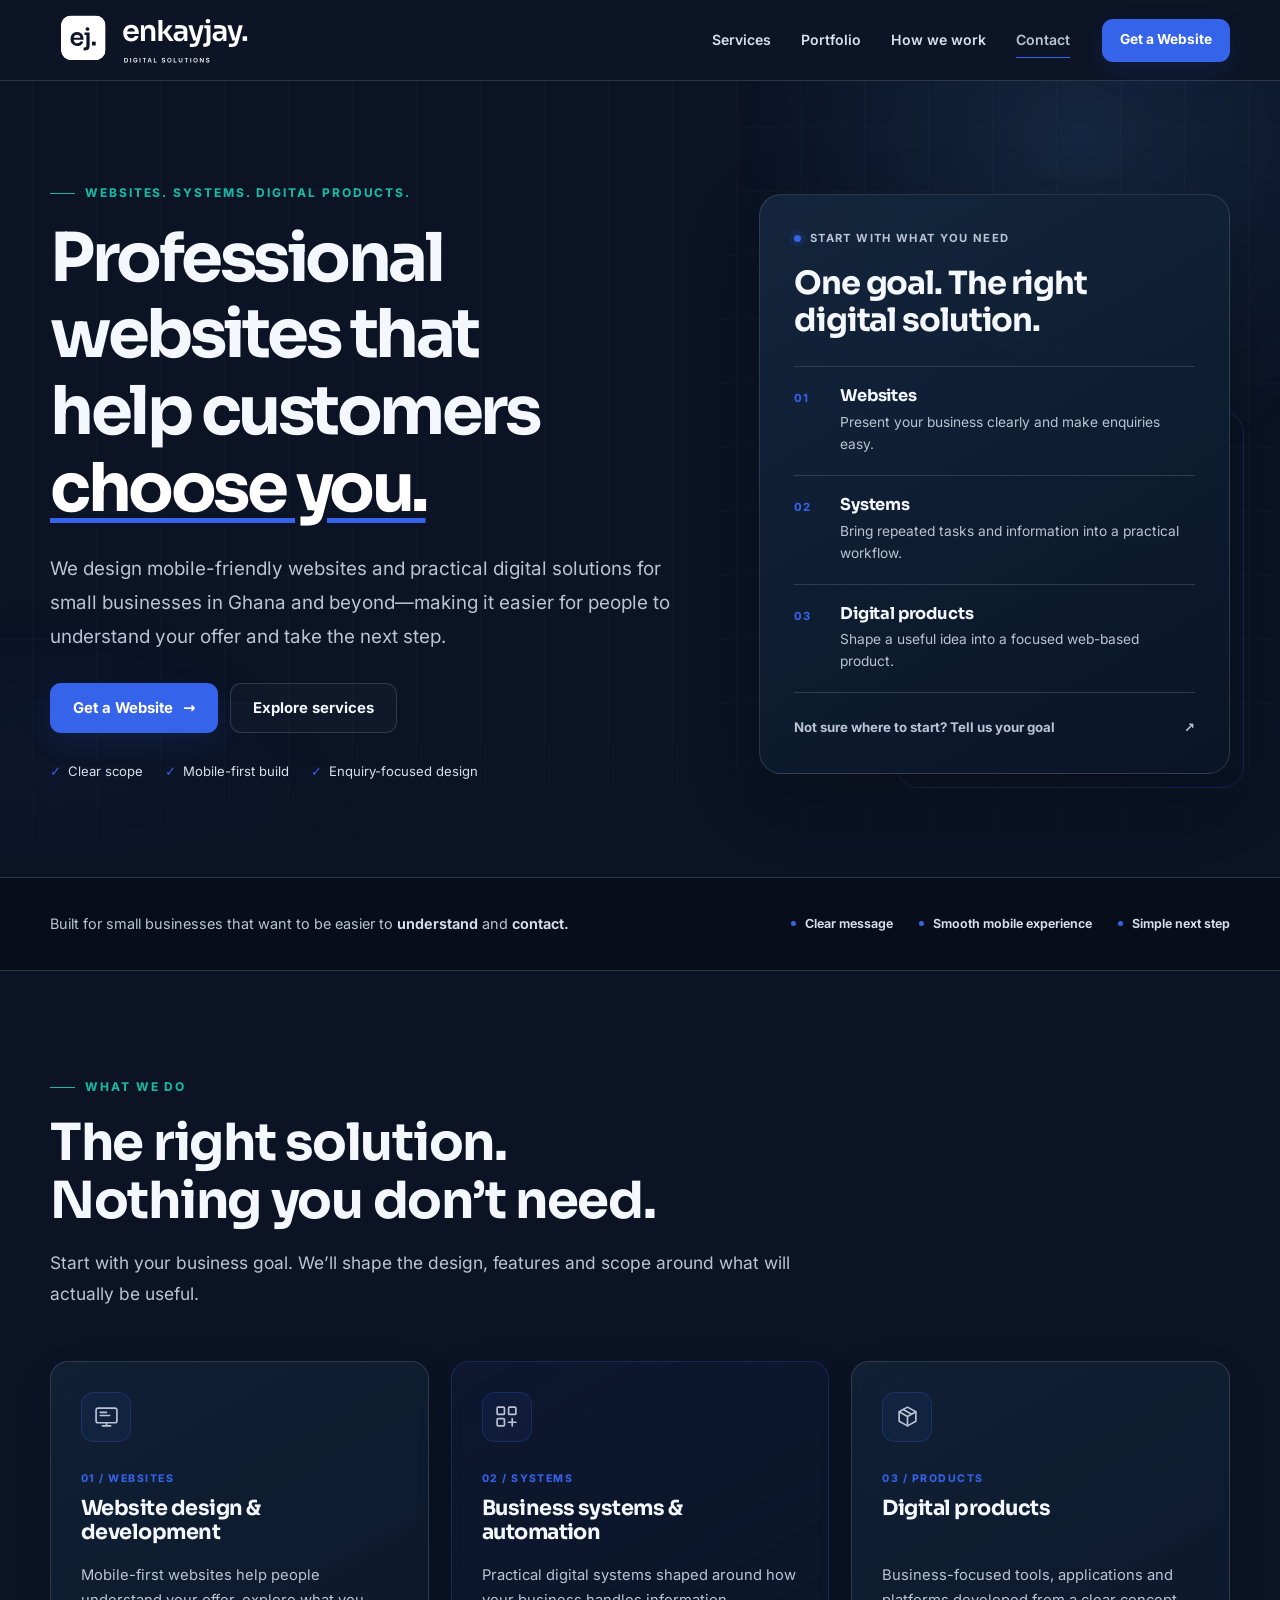
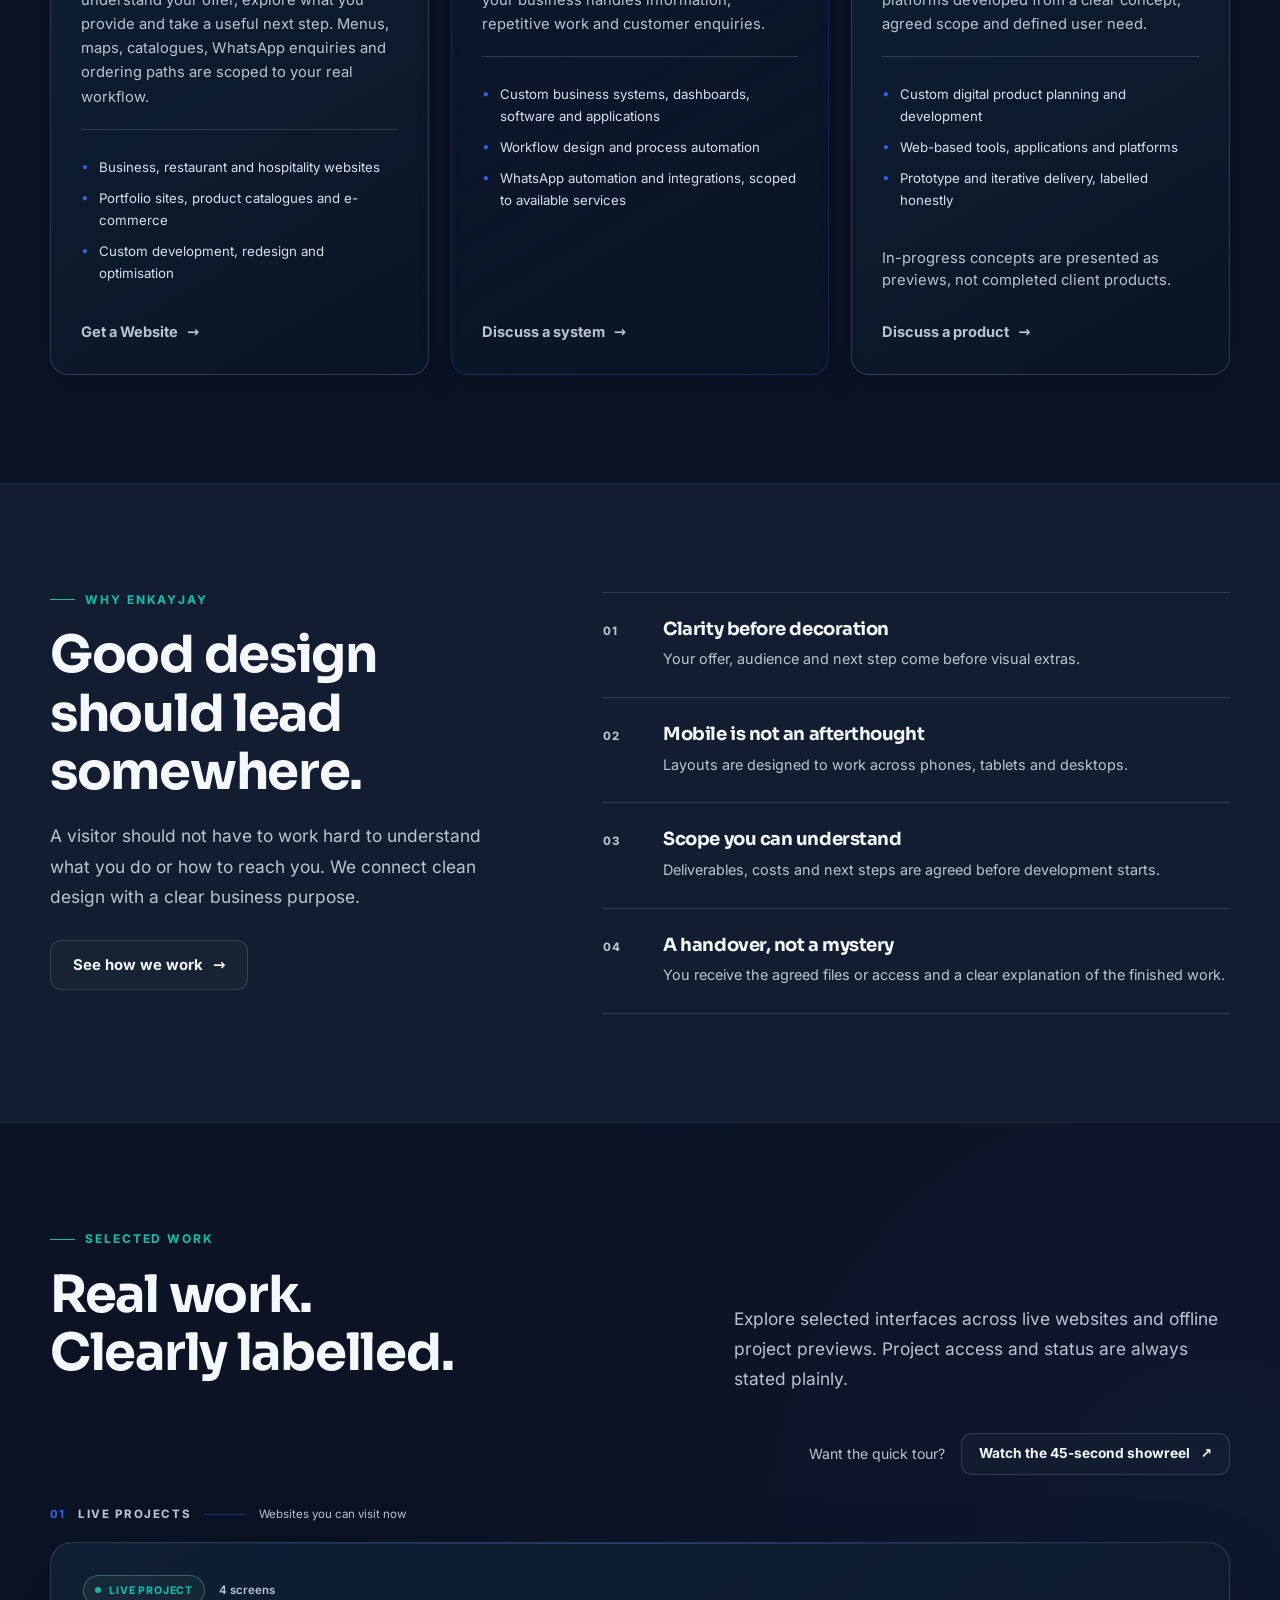
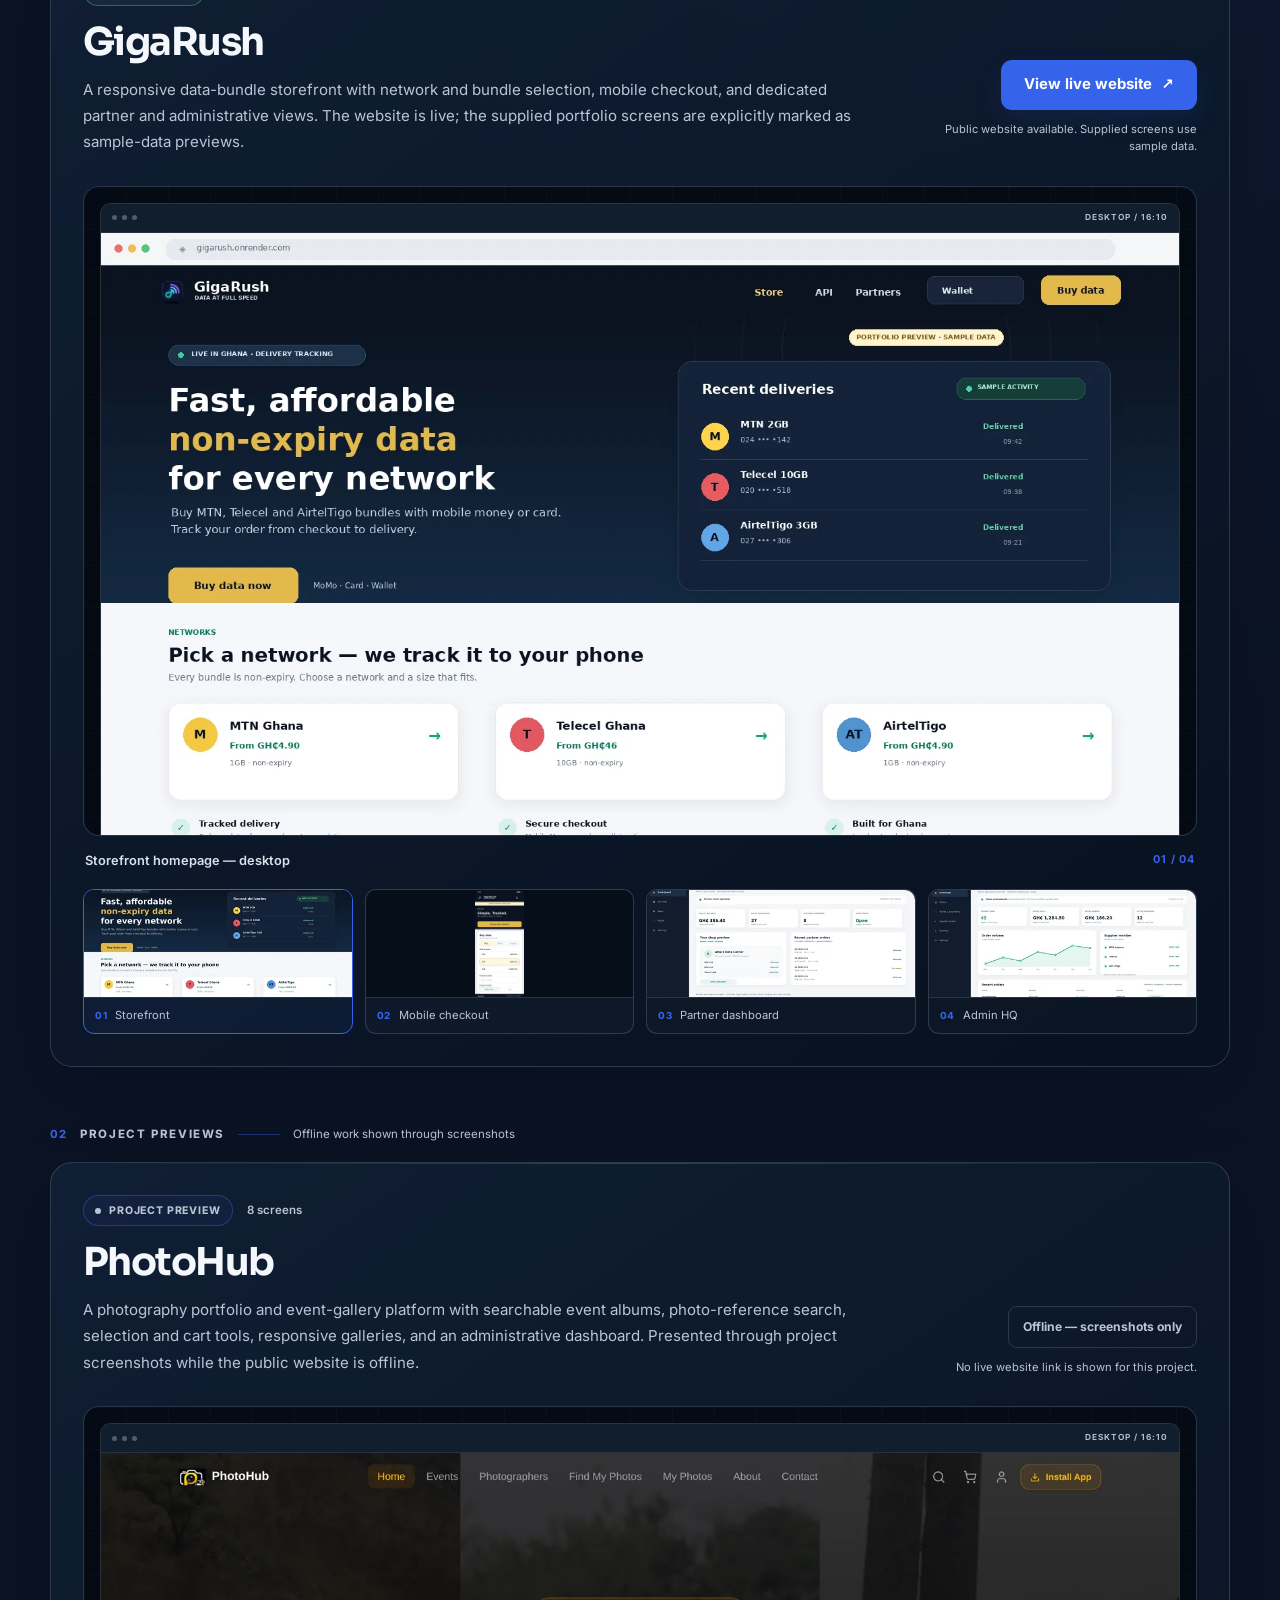
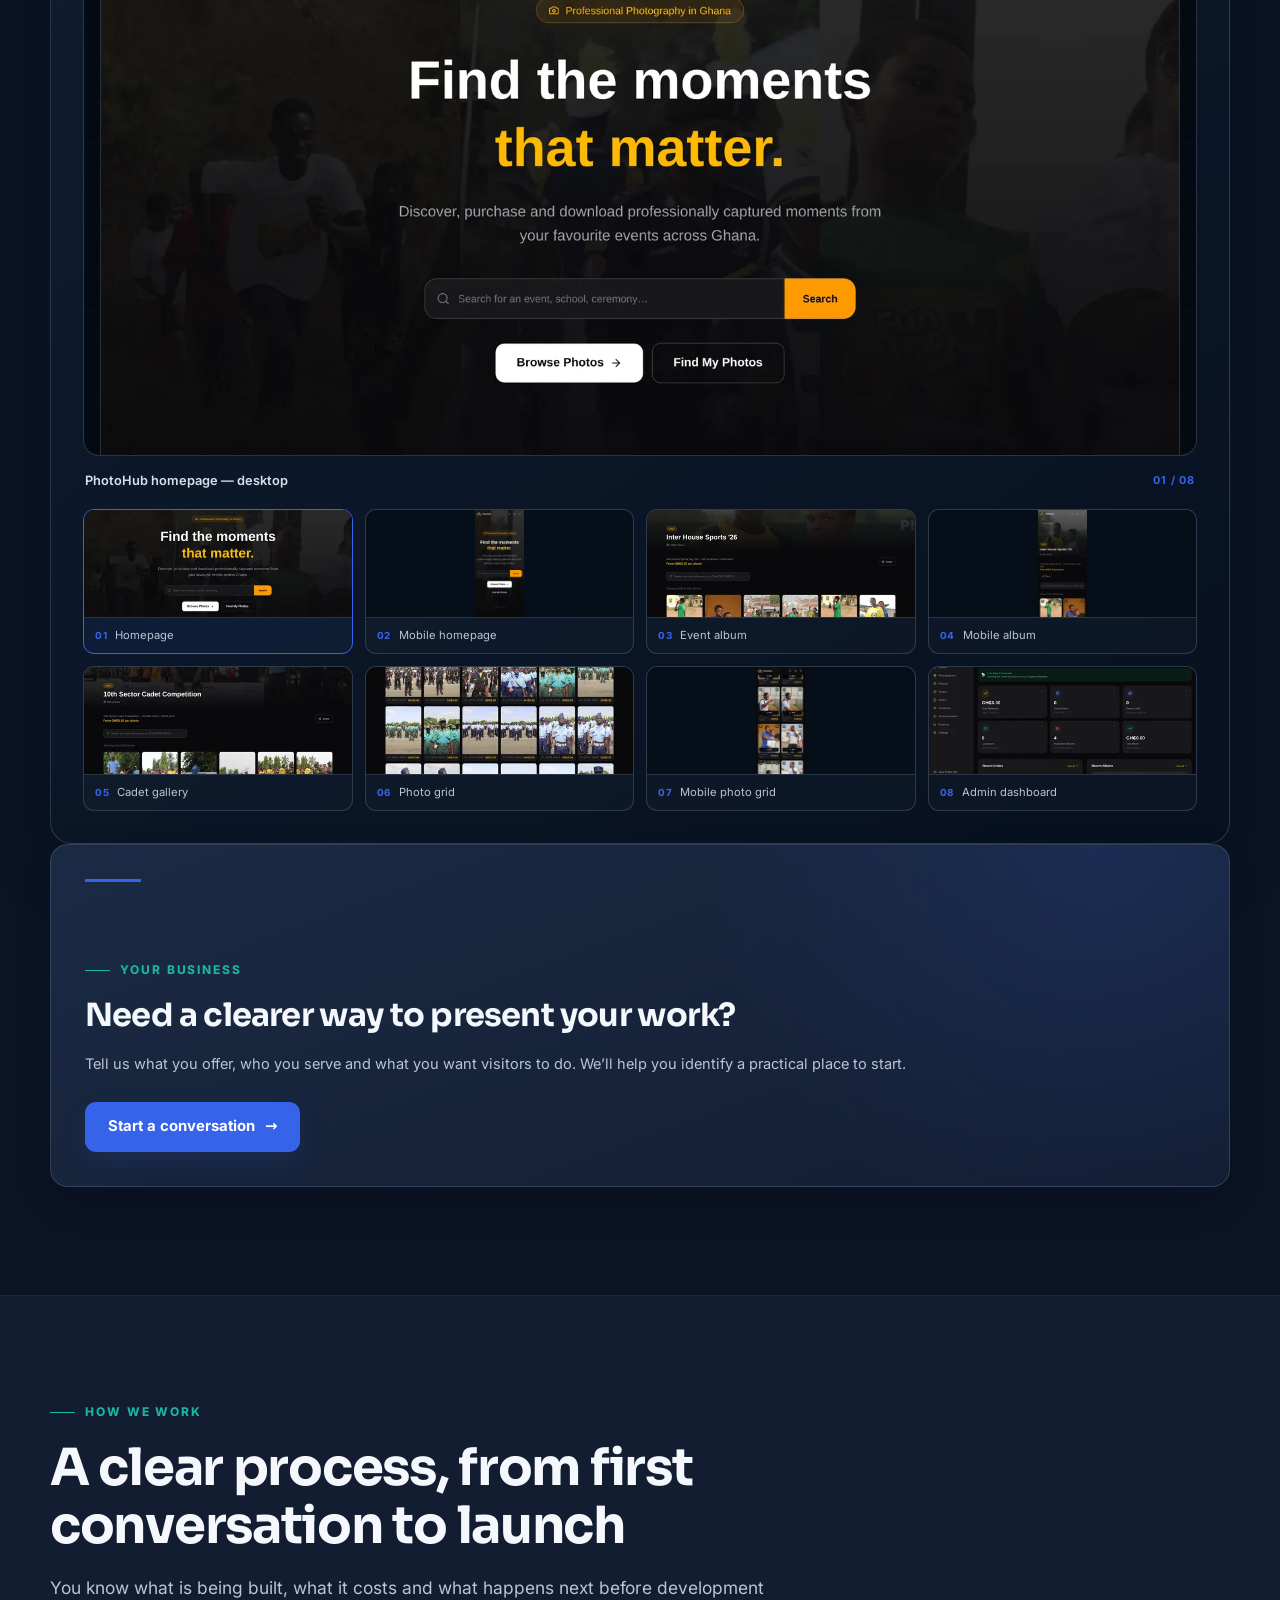
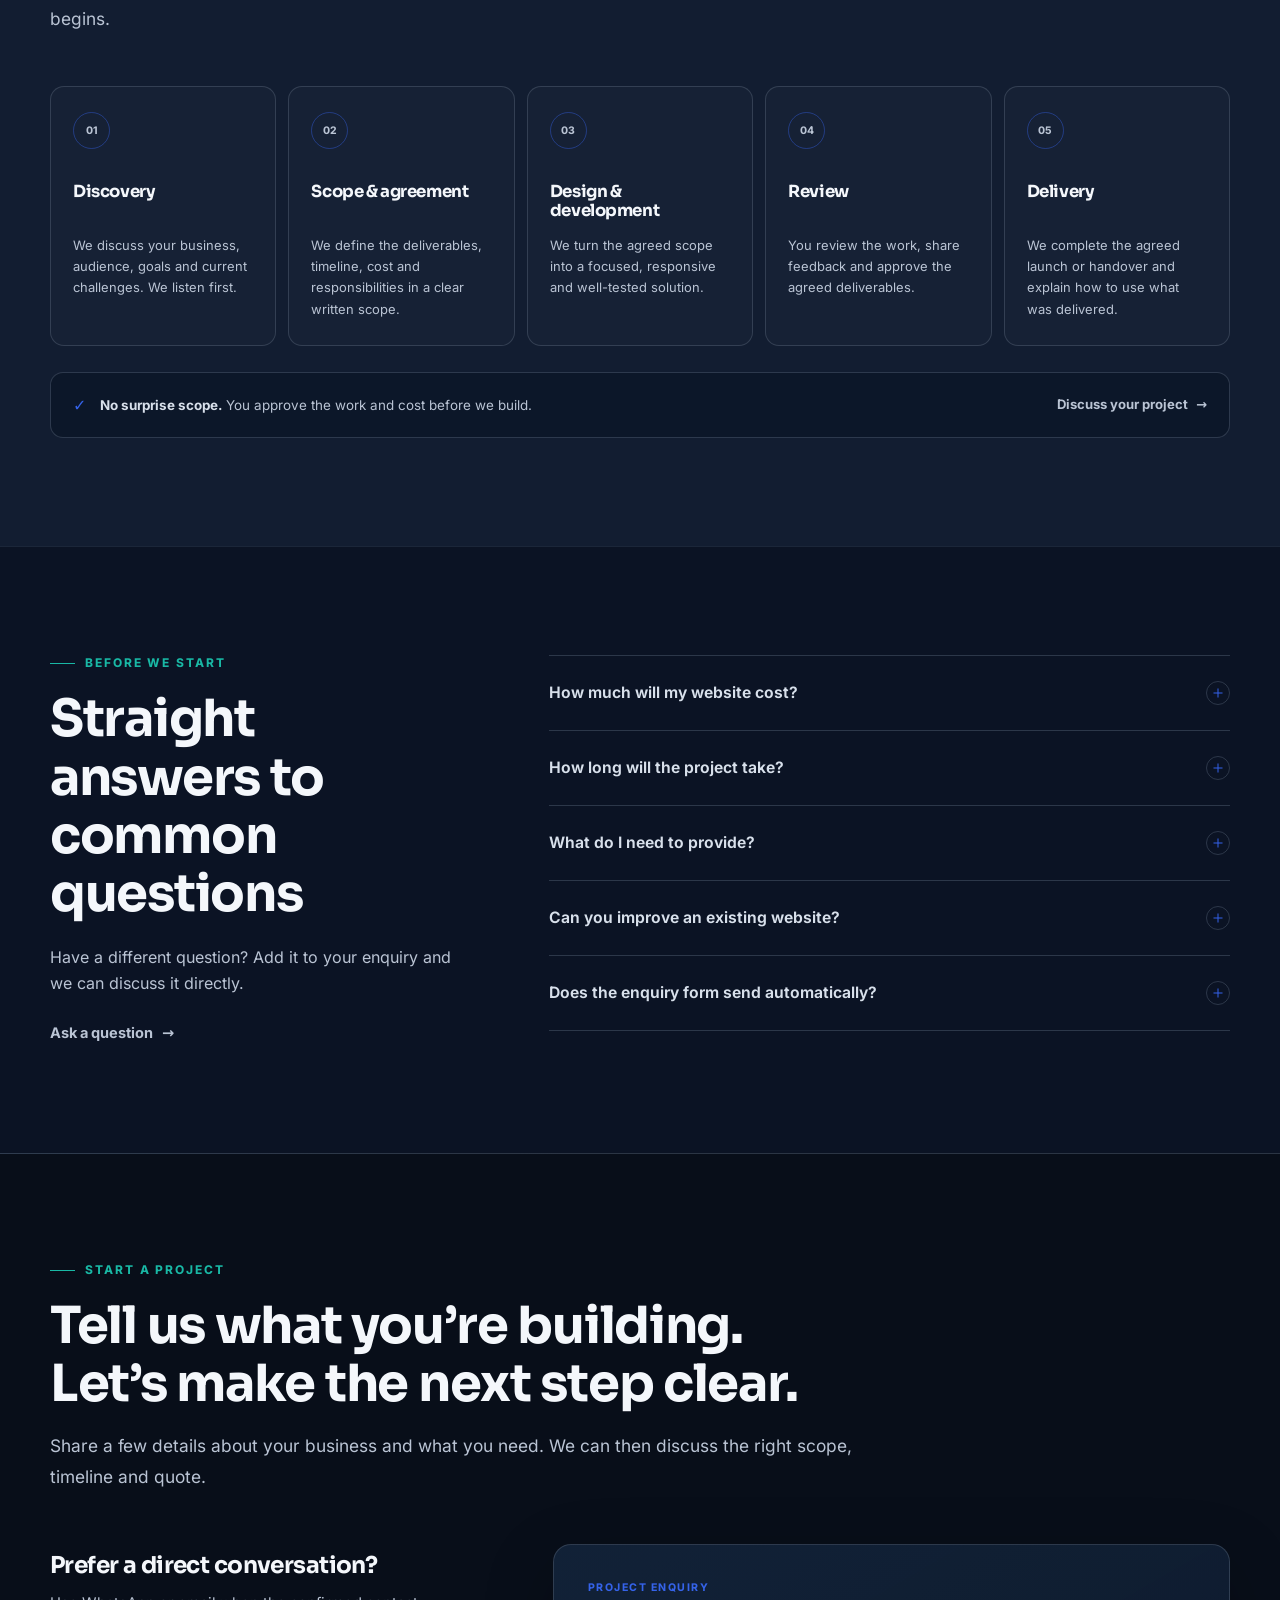
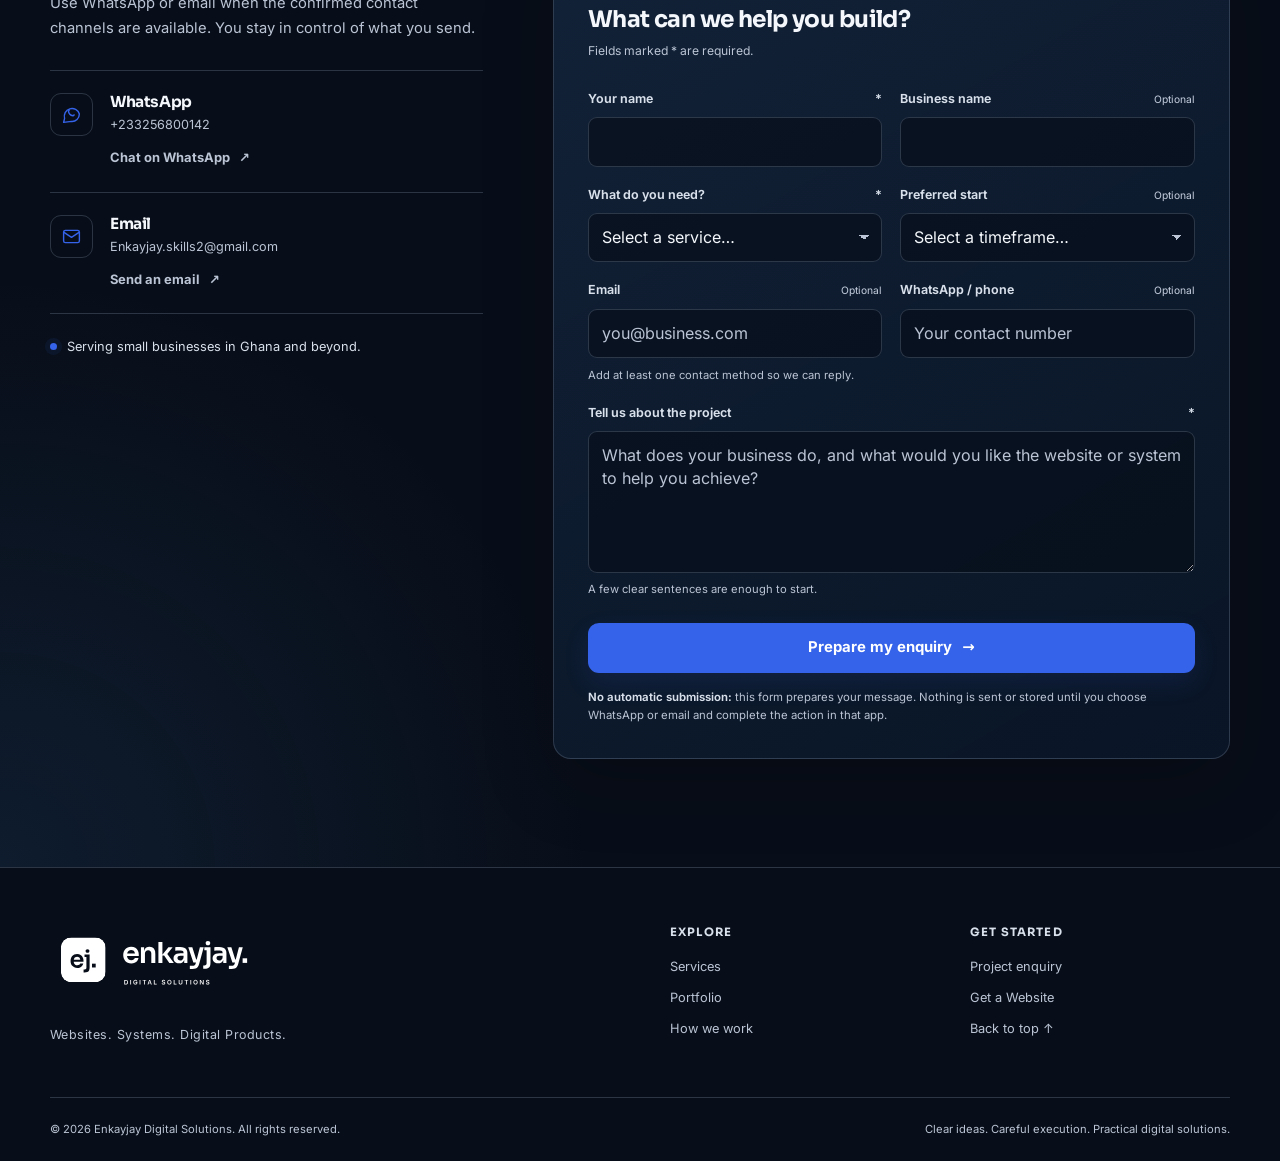
<file: website/index.html>
<!DOCTYPE html>
<html lang="en">
<head>
  <meta charset="UTF-8">
  <meta name="viewport" content="width=device-width, initial-scale=1.0">
  <title>Enkayjay Digital Solutions | Websites, Systems &amp; Digital Products</title>
  <meta name="description" content="Professional websites, digital systems and digital products for small businesses in Ghana. Clear scope, mobile-first design and easy customer enquiries.">
  <meta name="author" content="Enkayjay Digital Solutions">
  <meta name="robots" content="index, follow">
  <meta name="theme-color" content="#0B1324">
  <meta name="color-scheme" content="dark">

  <!-- Confirmed public URL: https://enkayjay-digital-solutions.onrender.com/ -->
  <link rel="canonical" href="https://enkayjay-digital-solutions.onrender.com/">

  <!-- Open Graph -->
  <meta property="og:type" content="website">
  <meta property="og:title" content="Enkayjay Digital Solutions — Websites. Systems. Digital Products.">
  <meta property="og:description" content="Professional, mobile-friendly websites and practical digital solutions for small businesses in Ghana and beyond.">
  <meta property="og:url" content="https://enkayjay-digital-solutions.onrender.com/">
  <meta property="og:site_name" content="Enkayjay Digital Solutions">
  <meta property="og:locale" content="en_GH">
  <meta property="og:image" content="https://enkayjay-digital-solutions.onrender.com/assets/social-preview.png">
  <meta property="og:image:width" content="1200">
  <meta property="og:image:height" content="630">
  <meta property="og:image:alt" content="Enkayjay Digital Solutions — Websites. Systems. Digital Products.">

  <!-- Twitter -->
  <meta name="twitter:card" content="summary_large_image">
  <meta name="twitter:title" content="Enkayjay Digital Solutions — Websites. Systems. Digital Products.">
  <meta name="twitter:description" content="Professional websites and practical digital solutions for small businesses in Ghana and beyond.">
  <meta name="twitter:image" content="https://enkayjay-digital-solutions.onrender.com/assets/social-preview.png">
  <meta name="twitter:image:alt" content="Enkayjay Digital Solutions — Websites. Systems. Digital Products.">

  <link rel="icon" href="assets/favicon.svg" type="image/svg+xml">
  <link rel="preload" href="assets/brand/inter-latin.woff2" as="font" type="font/woff2" crossorigin>
  <link rel="preload" href="assets/brand/sora-latin.woff2" as="font" type="font/woff2" crossorigin>
  <script>document.documentElement.classList.add('js');</script>
  <link rel="stylesheet" href="css/style.css">
  <link rel="stylesheet" href="css/portfolio.css">
</head>
<body>
  <a class="skip-link" href="#main">Skip to content</a>

  <header class="site-header" id="top">
    <div class="container header-inner">
      <a class="brand" href="#home" aria-label="Enkayjay Digital Solutions home">
        <img class="brand-logo" src="assets/brand/enkayjay-horizontal-white.svg" alt="Enkayjay Digital Solutions" width="216" height="72">
      </a>

      <nav class="site-nav" aria-label="Primary">
        <ul>
          <li><a href="#services">Services</a></li>
          <li><a href="#portfolio">Portfolio</a></li>
          <li><a href="#process">How we work</a></li>
          <li><a href="#contact">Contact</a></li>
        </ul>
      </nav>

      <a class="btn btn-primary btn-sm header-cta" href="#contact" data-service="Business website">Get a Website</a>

      <button class="nav-toggle" type="button" aria-label="Open menu" aria-expanded="false" aria-controls="mobile-menu">
        <span class="nav-toggle-bar"></span>
        <span class="nav-toggle-bar"></span>
        <span class="nav-toggle-bar"></span>
      </button>
    </div>

    <nav class="mobile-menu" id="mobile-menu" aria-label="Mobile" hidden>
      <ul>
        <li><a href="#home">Home</a></li>
        <li><a href="#services">Services</a></li>
        <li><a href="#portfolio">Portfolio</a></li>
        <li><a href="#process">How we work</a></li>
        <li><a href="#contact">Contact</a></li>
        <li><a class="btn btn-primary" href="#contact" data-service="Business website">Get a Website</a></li>
      </ul>
    </nav>
  </header>

  <main id="main">
    <!-- HOME / HERO -->
    <section class="hero" id="home" aria-labelledby="hero-title">
      <div class="hero-glow hero-glow-one" aria-hidden="true"></div>
      <div class="hero-glow hero-glow-two" aria-hidden="true"></div>
      <div class="container hero-grid">
        <div class="hero-copy">
          <p class="eyebrow" data-reveal>Websites. Systems. Digital Products.</p>
          <h1 id="hero-title" data-reveal style="--d: .05s">Professional websites that help customers <span>choose you.</span></h1>
          <p class="lead" data-reveal style="--d: .12s">
            We design mobile-friendly websites and practical digital solutions for small businesses in Ghana and beyond—making it easier for people to understand your offer and take the next step.
          </p>
          <div class="hero-actions" data-reveal style="--d: .18s">
            <a class="btn btn-primary" href="#contact" data-service="Business website">Get a Website <span aria-hidden="true">→</span></a>
            <a class="btn btn-ghost" href="#services">Explore services</a>
          </div>
          <ul class="hero-checks" data-reveal style="--d: .24s" aria-label="What to expect">
            <li>Clear scope</li>
            <li>Mobile-first build</li>
            <li>Enquiry-focused design</li>
          </ul>
        </div>

        <div class="hero-panel-wrap" data-reveal style="--d: .16s">
          <div class="hero-panel">
            <div class="panel-kicker"><span></span> Start with what you need</div>
            <h2>One goal. The right digital solution.</h2>
            <div class="hero-panel-list">
              <div class="panel-item">
                <span class="panel-number">01</span>
                <div><h3>Websites</h3><p>Present your business clearly and make enquiries easy.</p></div>
              </div>
              <div class="panel-item">
                <span class="panel-number">02</span>
                <div><h3>Systems</h3><p>Bring repeated tasks and information into a practical workflow.</p></div>
              </div>
              <div class="panel-item">
                <span class="panel-number">03</span>
                <div><h3>Digital products</h3><p>Shape a useful idea into a focused web-based product.</p></div>
              </div>
            </div>
            <a class="panel-link" href="#contact">Not sure where to start? Tell us your goal <span aria-hidden="true">↗</span></a>
          </div>
          <div class="panel-accent" aria-hidden="true"></div>
        </div>
      </div>
    </section>

    <div class="value-strip" aria-label="Our approach">
      <div class="container value-strip-inner">
        <p>Built for small businesses that want to be easier to <strong>understand</strong> and <strong>contact.</strong></p>
        <ul>
          <li>Clear message</li>
          <li>Smooth mobile experience</li>
          <li>Simple next step</li>
        </ul>
      </div>
    </div>

    <!-- SERVICES -->
    <section class="section" id="services" aria-labelledby="services-title">
      <div class="container">
        <div class="section-head" data-reveal>
          <p class="eyebrow">What we do</p>
          <h2 id="services-title">The right solution. Nothing you don’t need.</h2>
          <p class="section-lead">Start with your business goal. We’ll shape the design, features and scope around what will actually be useful.</p>
        </div>

        <div class="grid grid-3 services-grid">
          <article class="card service-card" data-reveal style="--d: .05s">
            <div class="card-icon" aria-hidden="true">
              <svg viewBox="0 0 24 24" fill="none" stroke="currentColor" stroke-width="1.6" stroke-linecap="round" stroke-linejoin="round"><rect x="2" y="4" width="20" height="14" rx="2"/><path d="M8 21h8M12 18v3M6 8h6M6 11h9"/></svg>
            </div>
            <p class="card-label">01 / WEBSITES</p>
            <h3>Website design &amp; development</h3>
            <p>Mobile-first websites help people understand your offer, explore what you provide and take a useful next step. Menus, maps, catalogues, WhatsApp enquiries and ordering paths are scoped to your real workflow.</p>
            <ul class="service-list">
              <li>Business, restaurant and hospitality websites</li>
              <li>Portfolio sites, product catalogues and e-commerce</li>
              <li>Custom development, redesign and optimisation</li>
            </ul>
            <a class="link-arrow" href="#contact" data-service="Business website">Get a Website <span aria-hidden="true">→</span></a>
          </article>

          <article class="card service-card featured-card" data-reveal style="--d: .12s">
            <div class="card-icon" aria-hidden="true">
              <svg viewBox="0 0 24 24" fill="none" stroke="currentColor" stroke-width="1.6" stroke-linecap="round" stroke-linejoin="round"><rect x="3" y="3" width="7" height="7" rx="1"/><rect x="14" y="3" width="7" height="7" rx="1"/><rect x="3" y="14" width="7" height="7" rx="1"/><path d="M17.5 14v7M14 17.5h7"/></svg>
            </div>
            <p class="card-label">02 / SYSTEMS</p>
            <h3>Business systems &amp; automation</h3>
            <p>Practical digital systems shaped around how your business handles information, repetitive work and customer enquiries.</p>
            <ul class="service-list">
              <li>Custom business systems, dashboards, software and applications</li>
              <li>Workflow design and process automation</li>
              <li>WhatsApp automation and integrations, scoped to available services</li>
            </ul>
            <a class="link-arrow" href="#contact" data-service="Digital system">Discuss a system <span aria-hidden="true">→</span></a>
          </article>

          <article class="card service-card" data-reveal style="--d: .18s">
            <div class="card-icon" aria-hidden="true">
              <svg viewBox="0 0 24 24" fill="none" stroke="currentColor" stroke-width="1.6" stroke-linecap="round" stroke-linejoin="round"><path d="M12 3 4 7.5v9L12 21l8-4.5v-9L12 3Z"/><path d="m4 7.5 8 4.5 8-4.5M12 12v9M8 5.25l8 4.5"/></svg>
            </div>
            <p class="card-label">03 / PRODUCTS</p>
            <h3>Digital products</h3>
            <p>Business-focused tools, applications and platforms developed from a clear concept, agreed scope and defined user need.</p>
            <ul class="service-list">
              <li>Custom digital product planning and development</li>
              <li>Web-based tools, applications and platforms</li>
              <li>Prototype and iterative delivery, labelled honestly</li>
            </ul>
            <p class="service-note">In-progress concepts are presented as previews, not completed client products.</p>
            <a class="link-arrow" href="#contact" data-service="Digital product">Discuss a product <span aria-hidden="true">→</span></a>
          </article>
        </div>
      </div>
    </section>

    <!-- WHY ENKAYJAY -->
    <section class="section section-alt" aria-labelledby="approach-title">
      <div class="container split-layout">
        <div class="split-copy" data-reveal>
          <p class="eyebrow">Why Enkayjay</p>
          <h2 id="approach-title">Good design should lead somewhere.</h2>
          <p class="section-lead">A visitor should not have to work hard to understand what you do or how to reach you. We connect clean design with a clear business purpose.</p>
          <a class="btn btn-ghost" href="#process">See how we work <span aria-hidden="true">→</span></a>
        </div>
        <div class="principles" data-reveal style="--d: .1s">
          <article class="principle">
            <span>01</span>
            <div><h3>Clarity before decoration</h3><p>Your offer, audience and next step come before visual extras.</p></div>
          </article>
          <article class="principle">
            <span>02</span>
            <div><h3>Mobile is not an afterthought</h3><p>Layouts are designed to work across phones, tablets and desktops.</p></div>
          </article>
          <article class="principle">
            <span>03</span>
            <div><h3>Scope you can understand</h3><p>Deliverables, costs and next steps are agreed before development starts.</p></div>
          </article>
          <article class="principle">
            <span>04</span>
            <div><h3>A handover, not a mystery</h3><p>You receive the agreed files or access and a clear explanation of the finished work.</p></div>
          </article>
        </div>
      </div>
    </section>

    <!-- PORTFOLIO -->
    <section class="section portfolio-showcase" id="portfolio" aria-labelledby="portfolio-title">
      <div class="container">
        <div class="section-head section-head-row" data-reveal>
          <div>
            <p class="eyebrow">Selected work</p>
            <h2 id="portfolio-title">Real work. Clearly labelled.</h2>
          </div>
          <p class="section-lead">Explore selected interfaces across live websites and offline project previews. Project access and status are always stated plainly.</p>
        </div>
        <div class="portfolio-film-link" data-reveal><span>Want the quick tour?</span><a class="btn btn-ghost btn-sm" href="enkayjay-portfolio-showreel.html">Watch the 45-second showreel <span aria-hidden="true">↗</span></a></div>

        <div class="portfolio-group" aria-label="Live projects">
          <div class="portfolio-category" data-reveal>
            <span>01</span><p>Live projects</p><span class="category-line" aria-hidden="true"></span><small>Websites you can visit now</small>
          </div>

          <article class="project-showcase" aria-labelledby="gigarush-title">
            <header class="showcase-header" data-reveal>
              <div>
                <div class="showcase-meta">
                  <span class="project-status status-live"><span aria-hidden="true"></span>Live Project</span>
                  <span class="showcase-count">4 screens</span>
                </div>
                <h3 id="gigarush-title">GigaRush</h3>
                <p class="showcase-description">A responsive data-bundle storefront with network and bundle selection, mobile checkout, and dedicated partner and administrative views. The website is live; the supplied portfolio screens are explicitly marked as sample-data previews.</p>
              </div>
              <div class="showcase-action">
                <a class="btn btn-primary" href="https://gigarush.onrender.com" target="_blank" rel="noopener noreferrer">View live website <span aria-hidden="true">↗</span></a>
                <p>Public website available. Supplied screens use sample data.</p>
              </div>
            </header>

            <div class="project-gallery" data-gallery="gigarush" data-project-name="GigaRush" data-active-orientation="desktop" data-reveal>
              <div class="gallery-stage">
                <a class="gallery-expand" href="assets/portfolio/gigarush/storefront-desktop.webp" data-gallery-open>
                  <span class="gallery-frame is-desktop" data-gallery-frame>
                    <span class="browser-bar" aria-hidden="true"><span class="browser-dots"><span></span><span></span><span></span></span><span class="browser-label">DESKTOP / 16:10</span></span>
                    <img data-gallery-image src="assets/portfolio/gigarush/storefront-desktop.webp" alt="GigaRush storefront homepage on desktop" width="1600" height="1000" loading="lazy" decoding="async">
                  </span>
                  <span class="gallery-expand-hint"><svg viewBox="0 0 24 24" fill="none" stroke="currentColor" stroke-width="1.7" stroke-linecap="round"><path d="M8 3H3v5M16 3h5v5M8 21H3v-5M16 21h5v-5"/></svg>Enlarge</span>
                </a>
              </div>
              <div class="gallery-caption-row" aria-live="polite" aria-atomic="true">
                <p data-gallery-caption>Storefront homepage — desktop</p><span data-gallery-counter>01 / 04</span>
              </div>
              <div class="gallery-thumbnails" role="group" aria-label="GigaRush screenshot gallery">
                <a class="gallery-thumb is-active" href="assets/portfolio/gigarush/storefront-desktop.webp" data-gallery-thumb data-index="0" data-full="assets/portfolio/gigarush/storefront-desktop.webp" data-caption="Storefront homepage — desktop" data-alt="GigaRush storefront homepage on desktop" data-orientation="desktop" data-width="1600" data-height="1000" aria-current="true">
                  <span class="thumb-media"><img src="assets/portfolio/gigarush/storefront-desktop-thumb.webp" alt="" width="480" height="300" loading="lazy" decoding="async"></span>
                  <span class="thumb-meta"><span>01</span><span>Storefront</span></span>
                </a>
                <a class="gallery-thumb" href="assets/portfolio/gigarush/checkout-mobile.webp" data-gallery-thumb data-index="1" data-full="assets/portfolio/gigarush/checkout-mobile.webp" data-caption="Bundle selection and checkout — mobile" data-alt="GigaRush mobile bundle selection and checkout screen" data-orientation="mobile" data-width="430" data-height="932">
                  <span class="thumb-media"><img src="assets/portfolio/gigarush/checkout-mobile-thumb.webp" alt="" width="240" height="520" loading="lazy" decoding="async"></span>
                  <span class="thumb-meta"><span>02</span><span>Mobile checkout</span></span>
                </a>
                <a class="gallery-thumb" href="assets/portfolio/gigarush/partner-dashboard-desktop.webp" data-gallery-thumb data-index="2" data-full="assets/portfolio/gigarush/partner-dashboard-desktop.webp" data-caption="Partner workspace — desktop" data-alt="GigaRush partner dashboard on desktop" data-orientation="desktop" data-width="1600" data-height="1000">
                  <span class="thumb-media"><img src="assets/portfolio/gigarush/partner-dashboard-desktop-thumb.webp" alt="" width="480" height="300" loading="lazy" decoding="async"></span>
                  <span class="thumb-meta"><span>03</span><span>Partner dashboard</span></span>
                </a>
                <a class="gallery-thumb" href="assets/portfolio/gigarush/admin-hq-desktop.webp" data-gallery-thumb data-index="3" data-full="assets/portfolio/gigarush/admin-hq-desktop.webp" data-caption="Admin HQ — desktop" data-alt="GigaRush administrative headquarters dashboard on desktop" data-orientation="desktop" data-width="1600" data-height="1000">
                  <span class="thumb-media"><img src="assets/portfolio/gigarush/admin-hq-desktop-thumb.webp" alt="" width="480" height="300" loading="lazy" decoding="async"></span>
                  <span class="thumb-meta"><span>04</span><span>Admin HQ</span></span>
                </a>
              </div>
            </div>
          </article>
        </div>

        <div class="portfolio-group" aria-label="Project previews">
          <div class="portfolio-category" data-reveal>
            <span>02</span><p>Project previews</p><span class="category-line" aria-hidden="true"></span><small>Offline work shown through screenshots</small>
          </div>

          <article class="project-showcase" aria-labelledby="photohub-title">
            <header class="showcase-header" data-reveal>
              <div>
                <div class="showcase-meta">
                  <span class="project-status status-preview"><span aria-hidden="true"></span>Project Preview</span>
                  <span class="showcase-count">8 screens</span>
                </div>
                <h3 id="photohub-title">PhotoHub</h3>
                <p class="showcase-description">A photography portfolio and event-gallery platform with searchable event albums, photo-reference search, selection and cart tools, responsive galleries, and an administrative dashboard. Presented through project screenshots while the public website is offline.</p>
              </div>
              <div class="showcase-action">
                <span class="preview-note">Offline — screenshots only</span>
                <p>No live website link is shown for this project.</p>
              </div>
            </header>

            <div class="project-gallery" data-gallery="photohub" data-project-name="PhotoHub" data-active-orientation="desktop" data-reveal>
              <div class="gallery-stage">
                <a class="gallery-expand" href="assets/portfolio/photohub/homepage-desktop.webp" data-gallery-open>
                  <span class="gallery-frame is-desktop" data-gallery-frame>
                    <span class="browser-bar" aria-hidden="true"><span class="browser-dots"><span></span><span></span><span></span></span><span class="browser-label">DESKTOP / 16:10</span></span>
                    <img data-gallery-image src="assets/portfolio/photohub/homepage-desktop.webp" alt="PhotoHub homepage with event search on desktop" width="1600" height="1000" loading="lazy" decoding="async">
                  </span>
                  <span class="gallery-expand-hint"><svg viewBox="0 0 24 24" fill="none" stroke="currentColor" stroke-width="1.7" stroke-linecap="round"><path d="M8 3H3v5M16 3h5v5M8 21H3v-5M16 21h5v-5"/></svg>Enlarge</span>
                </a>
              </div>
              <div class="gallery-caption-row" aria-live="polite" aria-atomic="true">
                <p data-gallery-caption>PhotoHub homepage — desktop</p><span data-gallery-counter>01 / 08</span>
              </div>
              <div class="gallery-thumbnails" role="group" aria-label="PhotoHub screenshot gallery">
                <a class="gallery-thumb is-active" href="assets/portfolio/photohub/homepage-desktop.webp" data-gallery-thumb data-index="0" data-full="assets/portfolio/photohub/homepage-desktop.webp" data-caption="PhotoHub homepage — desktop" data-alt="PhotoHub homepage with event search on desktop" data-orientation="desktop" data-width="1600" data-height="1000" aria-current="true">
                  <span class="thumb-media"><img src="assets/portfolio/photohub/homepage-desktop-thumb.webp" alt="" width="480" height="300" loading="lazy" decoding="async"></span>
                  <span class="thumb-meta"><span>01</span><span>Homepage</span></span>
                </a>
                <a class="gallery-thumb" href="assets/portfolio/photohub/homepage-mobile.webp" data-gallery-thumb data-index="1" data-full="assets/portfolio/photohub/homepage-mobile.webp" data-caption="Homepage and event search — mobile" data-alt="PhotoHub mobile homepage with event search and calls to action" data-orientation="mobile" data-width="780" data-height="1688">
                  <span class="thumb-media"><img src="assets/portfolio/photohub/homepage-mobile-thumb.webp" alt="" width="240" height="519" loading="lazy" decoding="async"></span>
                  <span class="thumb-meta"><span>02</span><span>Mobile homepage</span></span>
                </a>
                <a class="gallery-thumb" href="assets/portfolio/photohub/interhouse-desktop.webp" data-gallery-thumb data-index="2" data-full="assets/portfolio/photohub/interhouse-desktop.webp" data-caption="Event album experience — desktop" data-alt="Inter House Sports event album on desktop" data-orientation="desktop" data-width="1600" data-height="1000">
                  <span class="thumb-media"><img src="assets/portfolio/photohub/interhouse-desktop-thumb.webp" alt="" width="480" height="300" loading="lazy" decoding="async"></span>
                  <span class="thumb-meta"><span>03</span><span>Event album</span></span>
                </a>
                <a class="gallery-thumb" href="assets/portfolio/photohub/interhouse-mobile.webp" data-gallery-thumb data-index="3" data-full="assets/portfolio/photohub/interhouse-mobile.webp" data-caption="Event album and photo search — mobile" data-alt="Inter House Sports event album and photo search on mobile" data-orientation="mobile" data-width="780" data-height="1688">
                  <span class="thumb-media"><img src="assets/portfolio/photohub/interhouse-mobile-thumb.webp" alt="" width="240" height="519" loading="lazy" decoding="async"></span>
                  <span class="thumb-meta"><span>04</span><span>Mobile album</span></span>
                </a>
                <a class="gallery-thumb" href="assets/portfolio/photohub/cadet-desktop.webp" data-gallery-thumb data-index="4" data-full="assets/portfolio/photohub/cadet-desktop.webp" data-caption="Cadet competition gallery — desktop" data-alt="10th Sector Cadet Competition event album on desktop" data-orientation="desktop" data-width="1600" data-height="1000">
                  <span class="thumb-media"><img src="assets/portfolio/photohub/cadet-desktop-thumb.webp" alt="" width="480" height="300" loading="lazy" decoding="async"></span>
                  <span class="thumb-meta"><span>05</span><span>Cadet gallery</span></span>
                </a>
                <a class="gallery-thumb" href="assets/portfolio/photohub/photogrid-desktop.webp" data-gallery-thumb data-index="5" data-full="assets/portfolio/photohub/photogrid-desktop.webp" data-caption="Event photo grid — desktop" data-alt="PhotoHub event photo grid on desktop" data-orientation="desktop" data-width="1600" data-height="1000">
                  <span class="thumb-media"><img src="assets/portfolio/photohub/photogrid-desktop-thumb.webp" alt="" width="480" height="300" loading="lazy" decoding="async"></span>
                  <span class="thumb-meta"><span>06</span><span>Photo grid</span></span>
                </a>
                <a class="gallery-thumb" href="assets/portfolio/photohub/photogrid-mobile.webp" data-gallery-thumb data-index="6" data-full="assets/portfolio/photohub/photogrid-mobile.webp" data-caption="Photo selection and cart actions — mobile" data-alt="PhotoHub mobile photo grid with selection and cart controls" data-orientation="mobile" data-width="780" data-height="1688">
                  <span class="thumb-media"><img src="assets/portfolio/photohub/photogrid-mobile-thumb.webp" alt="" width="240" height="519" loading="lazy" decoding="async"></span>
                  <span class="thumb-meta"><span>07</span><span>Mobile photo grid</span></span>
                </a>
                <a class="gallery-thumb" href="assets/portfolio/photohub/admin-dashboard-desktop.webp" data-gallery-thumb data-index="7" data-full="assets/portfolio/photohub/admin-dashboard-desktop.webp" data-caption="Photography business dashboard — desktop" data-alt="PhotoHub administrative dashboard on desktop" data-orientation="desktop" data-width="1600" data-height="1000">
                  <span class="thumb-media"><img src="assets/portfolio/photohub/admin-dashboard-desktop-thumb.webp" alt="" width="480" height="300" loading="lazy" decoding="async"></span>
                  <span class="thumb-meta"><span>08</span><span>Admin dashboard</span></span>
                </a>
              </div>
            </div>
          </article>
        </div>

        <aside class="card project-cta" data-reveal>
          <p class="eyebrow">Your business</p>
          <h3>Need a clearer way to present your work?</h3>
          <p>Tell us what you offer, who you serve and what you want visitors to do. We’ll help you identify a practical place to start.</p>
          <a class="btn btn-primary" href="#contact">Start a conversation <span aria-hidden="true">→</span></a>
        </aside>
      </div>
    </section>

    <dialog class="portfolio-lightbox" id="portfolio-lightbox" aria-labelledby="lightbox-title" aria-describedby="lightbox-caption">
      <div class="lightbox-shell">
        <div class="lightbox-header">
          <div><p>PROJECT SCREENSHOT</p><h3 id="lightbox-title">GigaRush</h3></div>
          <button class="lightbox-close" type="button" data-lightbox-close aria-label="Close screenshot viewer"><svg viewBox="0 0 24 24" fill="none" stroke="currentColor" stroke-width="1.8" stroke-linecap="round" aria-hidden="true"><path d="m6 6 12 12M18 6 6 18"/></svg></button>
        </div>
        <div class="lightbox-stage" data-lightbox-stage>
          <img id="lightbox-image" src="assets/portfolio/gigarush/storefront-desktop.webp" alt="" width="1600" height="1000">
        </div>
        <div class="lightbox-footer">
          <button class="lightbox-control" type="button" data-lightbox-prev aria-label="Previous screenshot">← Previous</button>
          <div class="lightbox-caption-wrap"><p id="lightbox-caption">Storefront homepage — desktop</p><span id="lightbox-counter">01 / 04</span></div>
          <button class="lightbox-control" type="button" data-lightbox-next aria-label="Next screenshot">Next →</button>
        </div>
      </div>
    </dialog>

    <!-- HOW WE WORK -->
    <section class="section section-alt" id="process" aria-labelledby="process-title">
      <div class="container">
        <div class="section-head" data-reveal>
          <p class="eyebrow">How we work</p>
          <h2 id="process-title">A clear process, from first conversation to launch</h2>
          <p class="section-lead">You know what is being built, what it costs and what happens next before development begins.</p>
        </div>

        <ol class="process-list">
          <li class="process-step" data-reveal style="--d: .05s">
            <span class="step-num">01</span>
            <h3>Discovery</h3>
            <p>We discuss your business, audience, goals and current challenges. We listen first.</p>
          </li>
          <li class="process-step" data-reveal style="--d: .1s">
            <span class="step-num">02</span>
            <h3>Scope &amp; agreement</h3>
            <p>We define the deliverables, timeline, cost and responsibilities in a clear written scope.</p>
          </li>
          <li class="process-step" data-reveal style="--d: .15s">
            <span class="step-num">03</span>
            <h3>Design &amp; development</h3>
            <p>We turn the agreed scope into a focused, responsive and well-tested solution.</p>
          </li>
          <li class="process-step" data-reveal style="--d: .2s">
            <span class="step-num">04</span>
            <h3>Review</h3>
            <p>You review the work, share feedback and approve the agreed deliverables.</p>
          </li>
          <li class="process-step" data-reveal style="--d: .25s">
            <span class="step-num">05</span>
            <h3>Delivery</h3>
            <p>We complete the agreed launch or handover and explain how to use what was delivered.</p>
          </li>
        </ol>
        <div class="process-note" data-reveal>
          <span aria-hidden="true">✓</span>
          <p><strong>No surprise scope.</strong> You approve the work and cost before we build.</p>
          <a href="#contact">Discuss your project <span aria-hidden="true">→</span></a>
        </div>
      </div>
    </section>

    <!-- FAQ -->
    <section class="section faq-section" aria-labelledby="faq-title">
      <div class="container faq-layout">
        <div class="faq-intro" data-reveal>
          <p class="eyebrow">Before we start</p>
          <h2 id="faq-title">Straight answers to common questions</h2>
          <p>Have a different question? Add it to your enquiry and we can discuss it directly.</p>
          <a class="link-arrow" href="#contact">Ask a question <span aria-hidden="true">→</span></a>
        </div>
        <div class="faq-list" data-reveal style="--d: .1s">
          <details>
            <summary>How much will my website cost?<span aria-hidden="true"></span></summary>
            <p>There are no published fixed prices. Cost depends on the pages, features, content and support you need. After a short discovery conversation, you receive a scope and quote to review before work begins.</p>
          </details>
          <details>
            <summary>How long will the project take?<span aria-hidden="true"></span></summary>
            <p>The timeline depends on the agreed scope and how quickly required content and feedback are available. Your project schedule is confirmed in the written agreement.</p>
          </details>
          <details>
            <summary>What do I need to provide?<span aria-hidden="true"></span></summary>
            <p>We typically start with your business details, services, goals, preferred style and any existing logo or content. The exact content checklist is agreed during scoping.</p>
          </details>
          <details>
            <summary>Can you improve an existing website?<span aria-hidden="true"></span></summary>
            <p>Yes. Share the current website and what is not working. We can assess whether a focused improvement or a broader redesign is the more practical option.</p>
          </details>
          <details>
            <summary>Does the enquiry form send automatically?<span aria-hidden="true"></span></summary>
            <p>No. This website has no form backend. The form prepares your message, then you choose to send it through WhatsApp or your email app. You can also copy the enquiry. Nothing is sent or stored automatically.</p>
          </details>
        </div>
      </div>
    </section>

    <!-- CONTACT -->
    <section class="section contact-section" id="contact" aria-labelledby="contact-title">
      <div class="container">
        <div class="section-head" data-reveal>
          <p class="eyebrow">Start a project</p>
          <h2 id="contact-title">Tell us what you’re building. Let’s make the next step clear.</h2>
          <p class="section-lead">Share a few details about your business and what you need. We can then discuss the right scope, timeline and quote.</p>
        </div>

        <div class="contact-grid">
          <div class="contact-info" data-reveal style="--d: .05s">
            <h3>Prefer a direct conversation?</h3>
            <p>Use WhatsApp or email when the confirmed contact channels are available. You stay in control of what you send.</p>

            <div class="contact-channel">
              <div class="channel-icon" aria-hidden="true">
                <svg viewBox="0 0 24 24" fill="none" stroke="currentColor" stroke-width="1.6" stroke-linecap="round" stroke-linejoin="round"><path d="M21 11.5a8.4 8.4 0 0 1-9 8.4L3 21l1.1-4.5A8.4 8.4 0 1 1 21 11.5Z"/><path d="M8.5 8.2c.3 2.8 2.4 4.9 5.2 5.3M13.7 13.5l1.4-1M8.5 8.2l1-1.4"/></svg>
              </div>
              <div class="channel-content">
                <h4>WhatsApp</h4>
                <p class="contact-value placeholder-text" id="whatsapp-number">[WhatsApp number to be confirmed]</p>
                <a class="link-arrow contact-link is-disabled" id="whatsapp-enquiry" aria-disabled="true">Chat on WhatsApp <span aria-hidden="true">↗</span></a>
              </div>
            </div>

            <div class="contact-channel">
              <div class="channel-icon" aria-hidden="true">
                <svg viewBox="0 0 24 24" fill="none" stroke="currentColor" stroke-width="1.6" stroke-linecap="round" stroke-linejoin="round"><rect x="3" y="5" width="18" height="14" rx="2"/><path d="m3 7 9 6 9-6"/></svg>
              </div>
              <div class="channel-content">
                <h4>Email</h4>
                <p class="contact-value placeholder-text" id="email-address">[Email address to be confirmed]</p>
                <a class="link-arrow contact-link is-disabled" id="email-enquiry" aria-disabled="true">Send an email <span aria-hidden="true">↗</span></a>
              </div>
            </div>

            <div class="contact-location">
              <span class="status-dot" aria-hidden="true"></span>
              <p>Serving small businesses in Ghana and beyond.</p>
            </div>
            <p class="setup-note" id="contact-setup-note" role="status">Setup required: confirmed WhatsApp and email details are needed to activate the direct contact buttons.</p>
          </div>

          <form class="card enquiry-form" id="enquiry-form" novalidate data-reveal style="--d: .12s">
            <div class="form-heading">
              <p class="card-label">PROJECT ENQUIRY</p>
              <h3>What can we help you build?</h3>
              <p>Fields marked * are required.</p>
            </div>

            <div class="form-grid">
              <div class="field">
                <label for="name">Your name <span aria-hidden="true">*</span></label>
                <input type="text" id="name" name="name" autocomplete="name" maxlength="100" required aria-required="true" aria-describedby="name-error">
                <p class="field-error" id="name-error" role="alert"></p>
              </div>
              <div class="field">
                <label for="business">Business name <span class="optional">Optional</span></label>
                <input type="text" id="business" name="business" autocomplete="organization" maxlength="120">
              </div>
              <div class="field">
                <label for="project-type">What do you need? <span aria-hidden="true">*</span></label>
                <select id="project-type" name="project-type" required aria-required="true" aria-describedby="project-type-error">
                  <option value="">Select a service…</option>
                  <option value="Business website">Business website</option>
                  <option value="Digital system">Digital system</option>
                  <option value="Digital product">Digital product</option>
                  <option value="Website improvement">Improve an existing website</option>
                  <option value="Not sure yet">Not sure yet</option>
                </select>
                <p class="field-error" id="project-type-error" role="alert"></p>
              </div>
              <div class="field">
                <label for="timeline">Preferred start <span class="optional">Optional</span></label>
                <select id="timeline" name="timeline">
                  <option value="">Select a timeframe…</option>
                  <option value="As soon as possible">As soon as possible</option>
                  <option value="Within one month">Within one month</option>
                  <option value="Within one to three months">Within 1–3 months</option>
                  <option value="Just exploring">Just exploring</option>
                </select>
              </div>
              <div class="field">
                <label for="email">Email <span class="optional">Optional</span></label>
                <input type="email" id="email" name="email" autocomplete="email" inputmode="email" maxlength="254" aria-describedby="email-error contact-error" placeholder="you@business.com">
                <p class="field-error" id="email-error" role="alert"></p>
              </div>
              <div class="field">
                <label for="phone">WhatsApp / phone <span class="optional">Optional</span></label>
                <input type="tel" id="phone" name="phone" autocomplete="tel" inputmode="tel" maxlength="30" aria-describedby="phone-error contact-error" placeholder="Your contact number">
                <p class="field-error" id="phone-error" role="alert"></p>
              </div>
              <p class="field-hint field-full">Add at least one contact method so we can reply.</p>
              <p class="field-error field-full" id="contact-error" role="alert"></p>
              <div class="field field-full">
                <label for="message">Tell us about the project <span aria-hidden="true">*</span></label>
                <textarea id="message" name="message" rows="5" minlength="20" maxlength="2000" required aria-required="true" aria-describedby="message-hint message-error" placeholder="What does your business do, and what would you like the website or system to help you achieve?"></textarea>
                <p class="field-hint" id="message-hint">A few clear sentences are enough to start.</p>
                <p class="field-error" id="message-error" role="alert"></p>
              </div>
            </div>

            <button class="btn btn-primary btn-block" type="submit">Prepare my enquiry <span aria-hidden="true">→</span></button>
            <p class="form-note"><strong>No automatic submission:</strong> this form prepares your message. Nothing is sent or stored until you choose WhatsApp or email and complete the action in that app.</p>

            <div class="form-success" id="form-success" role="status" aria-live="polite" hidden>
              <h4 id="enquiry-ready-title" tabindex="-1">Your enquiry is ready—nothing has been sent yet.</h4>
              <p id="form-success-summary"></p>
              <div class="form-success-actions">
                <a class="btn btn-primary btn-sm is-disabled" id="open-whatsapp" aria-disabled="true">Send with WhatsApp</a>
                <a class="btn btn-ghost btn-sm is-disabled" id="open-email" aria-disabled="true">Send with email</a>
                <button class="btn btn-ghost btn-sm" type="button" id="copy-enquiry">Copy enquiry</button>
              </div>
              <p class="form-success-note">Review the message in the app you choose, then send it yourself. You can also copy it for later.</p>
              <p class="form-success-warning" id="form-success-warning" hidden></p>
            </div>
          </form>
        </div>
      </div>
    </section>
  </main>

  <footer class="site-footer">
    <div class="container footer-main">
      <div class="footer-brand-block">
        <a class="brand" href="#home" aria-label="Enkayjay Digital Solutions home">
          <img class="brand-logo" src="assets/brand/enkayjay-horizontal-white.svg" alt="Enkayjay Digital Solutions" width="216" height="72">
        </a>
        <p>Websites. Systems. Digital Products.</p>
      </div>
      <nav class="footer-nav" aria-label="Footer">
        <div><h2>Explore</h2><a href="#services">Services</a><a href="#portfolio">Portfolio</a><a href="#process">How we work</a></div>
        <div><h2>Get started</h2><a href="#contact">Project enquiry</a><a href="#contact" data-service="Business website">Get a Website</a><a href="#top">Back to top ↑</a></div>
      </nav>
    </div>
    <div class="container footer-bottom">
      <p>© <span id="current-year">2026</span> Enkayjay Digital Solutions. All rights reserved.</p>
      <p>Clear ideas. Careful execution. Practical digital solutions.</p>
    </div>
  </footer>

  <div class="toast" id="toast" role="status" aria-live="polite" hidden></div>

  <script src="js/config.js" defer></script>
  <script src="js/main.js" defer></script>
  <script src="js/portfolio.js" defer></script>
</body>
</html>
</file>
<file: website/css/style.css>
@font-face {
  font-family: "Inter";
  src: url("../assets/brand/inter-latin.woff2") format("woff2");
  font-style: normal;
  font-weight: 100 900;
  font-display: swap;
}

@font-face {
  font-family: "Sora";
  src: url("../assets/brand/sora-latin.woff2") format("woff2");
  font-style: normal;
  font-weight: 500 700;
  font-display: swap;
}

/* ==========================================================================
   Enkayjay Digital Solutions
   Lightweight, responsive website — no frameworks or external assets
   ========================================================================== */

:root {
  --ink: #0B1324;
  --navy-950: #080e19;
  --navy-900: var(--ink);
  --navy-850: #121d31;
  --navy-800: #18253c;
  --surface: #17243a;
  --surface-raised: #1b2b45;
  --cloud: #F4F7FB;
  --text: var(--cloud);
  --text-soft: #d8e0eb;
  --slate: #566277;
  --muted: #BAC4D4;
  --cobalt: #3563E9;
  --border: rgba(86, 98, 119, 0.46);
  --border-strong: rgba(53, 99, 233, 0.42);
  --teal: #19B8A5;
  --success: var(--teal);
  --error: #ffaaaa;
  --shadow: 0 24px 70px rgba(0, 0, 0, 0.24);
  --radius: 18px;
  --radius-sm: 11px;
  --container: 1180px;
  --header-height: 80px;
  --font: Inter, ui-sans-serif, system-ui, -apple-system, BlinkMacSystemFont, "Segoe UI", Roboto, "Helvetica Neue", Arial, sans-serif;
  --font-display: Sora, Inter, ui-sans-serif, system-ui, sans-serif;
  --ease: cubic-bezier(0.22, 0.61, 0.36, 1);
}

*,
*::before,
*::after {
  box-sizing: border-box;
}

html {
  scroll-behavior: smooth;
  scroll-padding-top: calc(var(--header-height) + 20px);
  -webkit-text-size-adjust: 100%;
}

body {
  margin: 0;
  min-width: 320px;
  background: var(--navy-900);
  color: var(--text);
  font-family: var(--font);
  font-size: 1rem;
  line-height: 1.65;
  -webkit-font-smoothing: antialiased;
  text-rendering: optimizeLegibility;
}

body.menu-open {
  overflow: hidden;
}

::selection {
  background: var(--cobalt);
  color: #ffffff;
}

h1,
h2,
h3,
h4,
p,
ul,
ol,
dl,
dd {
  margin-top: 0;
}

h1,
h2,
h3,
h4 {
  color: var(--text);
  font-family: var(--font-display);
  font-weight: 700;
  line-height: 1.14;
  letter-spacing: -0.025em;
}

h1,
h2 {
  text-wrap: balance;
}

h2 {
  margin-bottom: 20px;
  font-size: clamp(2rem, 4vw, 3.25rem);
}

h3 {
  font-size: 1.3rem;
}

p {
  margin-bottom: 20px;
}

a {
  color: inherit;
  text-decoration: none;
}

button,
input,
select,
textarea {
  color: inherit;
  font: inherit;
}

button,
select {
  cursor: pointer;
}

button {
  border: 0;
}

svg {
  display: block;
  max-width: 100%;
}

[hidden] {
  display: none !important;
}

:focus-visible {
  outline: 3px solid var(--cloud);
  outline-offset: 4px;
}

section[id] {
  scroll-margin-top: calc(var(--header-height) + 20px);
}

.container {
  width: min(100% - 48px, var(--container));
  margin-inline: auto;
}

.section {
  position: relative;
  padding: 108px 0;
}

.section-alt {
  background: var(--navy-850);
  border-top: 1px solid rgba(255, 255, 255, 0.04);
  border-bottom: 1px solid rgba(255, 255, 255, 0.04);
}

.section-head {
  max-width: 760px;
  margin-bottom: 52px;
}

.section-head h2 {
  margin-bottom: 18px;
}

.section-head-row {
  display: grid;
  grid-template-columns: 1fr 0.8fr;
  align-items: end;
  gap: 64px;
  max-width: none;
}

.section-head-row .section-lead {
  margin-bottom: 6px;
}

.section-lead {
  margin-bottom: 0;
  color: var(--muted);
  font-size: 1.08rem;
  line-height: 1.75;
}

.eyebrow {
  display: flex;
  align-items: center;
  gap: 10px;
  margin-bottom: 18px;
  color: var(--success);
  font-size: 0.75rem;
  font-weight: 750;
  letter-spacing: 0.16em;
  line-height: 1.4;
  text-transform: uppercase;
}

.eyebrow::before {
  width: 25px;
  height: 1px;
  background: currentColor;
  content: "";
}

.muted {
  color: var(--muted);
}

.small {
  font-size: 0.86rem;
}

.skip-link {
  position: fixed;
  z-index: 1000;
  top: 12px;
  left: 12px;
  padding: 12px 18px;
  transform: translateY(-150%);
  border-radius: 8px;
  background: var(--cobalt);
  color: #ffffff;
  font-weight: 700;
  transition: transform 0.2s ease;
}

.skip-link:focus {
  transform: translateY(0);
}

/* Buttons and text links */
.btn {
  display: inline-flex;
  min-height: 50px;
  align-items: center;
  justify-content: center;
  gap: 10px;
  padding: 13px 22px;
  border: 1px solid transparent;
  border-radius: var(--radius-sm);
  font-size: 0.93rem;
  font-weight: 700;
  line-height: 1.3;
  text-align: center;
  transition: transform 0.2s var(--ease), background-color 0.2s var(--ease), border-color 0.2s var(--ease), box-shadow 0.2s var(--ease);
}

.btn-primary {
  background: var(--cobalt);
  box-shadow: 0 10px 26px rgba(58, 102, 234, 0.12);
  color: #ffffff;
}

.btn-ghost {
  border-color: var(--border);
  background: rgba(255, 255, 255, 0.025);
  color: var(--text);
}

.btn-sm {
  min-height: 43px;
  padding: 10px 17px;
  font-size: 0.86rem;
}

.btn-block {
  width: 100%;
}

a.is-disabled,
.btn:disabled {
  cursor: not-allowed;
  opacity: 0.48;
  box-shadow: none;
}

.link-arrow {
  display: inline-flex;
  align-items: center;
  gap: 9px;
  color: var(--muted);
  font-size: 0.91rem;
  font-weight: 700;
}

.link-arrow span {
  transition: transform 0.2s ease;
}

/* Header and navigation */
.site-header {
  position: sticky;
  z-index: 100;
  top: 0;
  border-bottom: 1px solid var(--border);
  background: rgba(13, 21, 38, 0.93);
  -webkit-backdrop-filter: blur(16px);
  backdrop-filter: blur(16px);
}

.header-inner {
  display: flex;
  min-height: var(--header-height);
  align-items: center;
  gap: 32px;
}

.brand {
  display: inline-flex;
  flex-shrink: 0;
  align-items: center;
  gap: 11px;
}

.brand-logo {
  display: block;
  width: 216px;
  height: 72px;
  object-fit: contain;
}

.brand-mark {
  display: inline-grid;
  width: 43px;
  height: 43px;
  flex: 0 0 43px;
  place-items: center;
  border: 1px solid rgba(53, 99, 233, 0.42);
  border-radius: 11px;
  background: linear-gradient(145deg, rgba(58, 102, 234, 0.14), rgba(58, 102, 234, 0.035));
  color: var(--muted);
  font-size: 0.96rem;
  font-weight: 800;
  letter-spacing: -0.05em;
}

.brand-text {
  display: flex;
  flex-direction: column;
  line-height: 1.1;
}

.brand-text strong {
  color: var(--text);
  font-size: 0.92rem;
  font-weight: 800;
  letter-spacing: 0.075em;
}

.brand-text > span {
  margin-top: 5px;
  color: var(--muted);
  font-size: 0.56rem;
  font-weight: 650;
  letter-spacing: 0.19em;
}

.site-nav {
  margin-left: auto;
}

.site-nav ul,
.mobile-menu ul {
  margin: 0;
  padding: 0;
  list-style: none;
}

.site-nav ul {
  display: flex;
  align-items: center;
  gap: 30px;
}

.site-nav a {
  position: relative;
  display: inline-block;
  padding: 12px 0;
  color: var(--text-soft);
  font-size: 0.88rem;
  font-weight: 600;
}

.site-nav a::after {
  position: absolute;
  right: 0;
  bottom: 6px;
  left: 0;
  height: 1px;
  transform: scaleX(0);
  transform-origin: right;
  background: var(--cobalt);
  content: "";
  transition: transform 0.2s ease;
}

.site-nav a[aria-current="location"] {
  color: var(--muted);
}

.site-nav a[aria-current="location"]::after {
  transform: scaleX(1);
}

.header-cta {
  flex-shrink: 0;
}

.nav-toggle {
  display: none;
  width: 46px;
  height: 46px;
  margin-left: auto;
  padding: 11px;
  border: 1px solid var(--border);
  border-radius: 10px;
  background: transparent;
}

.nav-toggle-bar {
  display: block;
  width: 100%;
  height: 2px;
  margin: 5px 0;
  border-radius: 2px;
  background: var(--text);
  transition: transform 0.2s ease, opacity 0.2s ease;
}

.nav-toggle.is-open .nav-toggle-bar:nth-child(1) {
  transform: translateY(7px) rotate(45deg);
}

.nav-toggle.is-open .nav-toggle-bar:nth-child(2) {
  opacity: 0;
}

.nav-toggle.is-open .nav-toggle-bar:nth-child(3) {
  transform: translateY(-7px) rotate(-45deg);
}

.mobile-menu {
  position: absolute;
  top: 100%;
  right: 0;
  left: 0;
  max-height: calc(100vh - var(--header-height));
  overflow-y: auto;
  border-bottom: 1px solid var(--border);
  background: var(--navy-900);
  box-shadow: var(--shadow);
}

.mobile-menu ul {
  width: min(100% - 48px, var(--container));
  margin-inline: auto;
  padding: 14px 0 24px;
}

.mobile-menu li > a:not(.btn) {
  display: block;
  padding: 14px 4px;
  border-bottom: 1px solid rgba(255, 255, 255, 0.06);
  color: var(--text-soft);
  font-weight: 650;
}

.mobile-menu .btn {
  width: 100%;
  margin-top: 18px;
}

/* Hero */
.hero {
  position: relative;
  overflow: hidden;
  padding: 104px 0 94px;
  background:
    linear-gradient(rgba(255, 255, 255, 0.018) 1px, transparent 1px),
    linear-gradient(90deg, rgba(255, 255, 255, 0.018) 1px, transparent 1px),
    var(--navy-900);
  background-position: center;
  background-size: 64px 64px;
}

.hero::after {
  position: absolute;
  right: 0;
  bottom: 0;
  left: 0;
  height: 160px;
  background: linear-gradient(transparent, var(--navy-900));
  content: "";
  pointer-events: none;
}

.hero-glow {
  position: absolute;
  border-radius: 50%;
  filter: blur(2px);
  pointer-events: none;
}

.hero-glow-one {
  top: -300px;
  right: -160px;
  width: 720px;
  height: 720px;
  background: radial-gradient(circle, rgba(44, 89, 135, 0.28), transparent 67%);
}

.hero-glow-two {
  bottom: -400px;
  left: -300px;
  width: 700px;
  height: 700px;
  background: radial-gradient(circle, rgba(58, 102, 234, 0.08), transparent 67%);
}

.hero-grid {
  position: relative;
  z-index: 1;
  display: grid;
  grid-template-columns: minmax(0, 1.15fr) minmax(340px, 0.85fr);
  align-items: center;
  gap: 72px;
}

.hero-copy h1 {
  max-width: 740px;
  margin-bottom: 26px;
  font-size: clamp(2.75rem, 5.25vw, 4.75rem);
  letter-spacing: -0.052em;
}

.hero-copy h1 span {
  color: #ffffff;
  text-decoration: underline;
  text-decoration-color: var(--cobalt);
  text-decoration-thickness: 0.08em;
  text-underline-offset: 0.11em;
}

.lead {
  max-width: 660px;
  margin-bottom: 30px;
  color: var(--muted);
  font-size: clamp(1.04rem, 1.5vw, 1.17rem);
  line-height: 1.8;
}

.hero-actions {
  display: flex;
  flex-wrap: wrap;
  gap: 12px;
  margin-bottom: 28px;
}

.hero-checks {
  display: flex;
  flex-wrap: wrap;
  gap: 10px 22px;
  margin: 0;
  padding: 0;
  color: var(--text-soft);
  font-size: 0.82rem;
  list-style: none;
}

.hero-checks li {
  display: flex;
  align-items: center;
  gap: 7px;
}

.hero-checks li::before {
  color: var(--cobalt);
  content: "✓";
  font-weight: 800;
}

.hero-panel-wrap {
  position: relative;
}

.hero-panel {
  position: relative;
  z-index: 1;
  padding: 34px;
  border: 1px solid rgba(255, 255, 255, 0.13);
  border-radius: 22px;
  background: linear-gradient(150deg, rgba(20, 38, 62, 0.96), rgba(10, 22, 39, 0.97));
  box-shadow: var(--shadow);
}

.panel-accent {
  position: absolute;
  right: -14px;
  bottom: -14px;
  width: 74%;
  height: 65%;
  border: 1px solid rgba(58, 102, 234, 0.24);
  border-radius: 22px;
}

.panel-kicker {
  display: flex;
  align-items: center;
  gap: 9px;
  margin-bottom: 18px;
  color: var(--muted);
  font-size: 0.7rem;
  font-weight: 700;
  letter-spacing: 0.12em;
  text-transform: uppercase;
}

.panel-kicker span {
  width: 7px;
  height: 7px;
  border-radius: 50%;
  background: var(--cobalt);
  box-shadow: 0 0 0 5px rgba(58, 102, 234, 0.09);
}

.hero-panel > h2 {
  margin-bottom: 28px;
  font-size: clamp(1.65rem, 2.5vw, 2.05rem);
  letter-spacing: -0.035em;
}

.hero-panel-list {
  border-top: 1px solid var(--border);
}

.panel-item {
  display: grid;
  grid-template-columns: 34px 1fr;
  gap: 12px;
  padding: 20px 0;
  border-bottom: 1px solid var(--border);
}

.panel-number {
  padding-top: 2px;
  color: var(--cobalt);
  font-size: 0.7rem;
  font-weight: 750;
  letter-spacing: 0.08em;
}

.panel-item h3 {
  margin-bottom: 5px;
  font-size: 1.02rem;
  letter-spacing: -0.01em;
}

.panel-item p {
  margin-bottom: 0;
  color: var(--muted);
  font-size: 0.86rem;
  line-height: 1.6;
}

.panel-link {
  display: flex;
  align-items: center;
  justify-content: space-between;
  gap: 15px;
  margin-top: 24px;
  color: var(--muted);
  font-size: 0.83rem;
  font-weight: 700;
}

.value-strip {
  border-top: 1px solid var(--border);
  border-bottom: 1px solid var(--border);
  background: var(--navy-950);
}

.value-strip-inner {
  display: flex;
  min-height: 92px;
  align-items: center;
  justify-content: space-between;
  gap: 30px;
  padding-top: 20px;
  padding-bottom: 20px;
}

.value-strip p {
  margin: 0;
  color: var(--muted);
  font-size: 0.9rem;
}

.value-strip strong {
  color: var(--text-soft);
  font-weight: 650;
}

.value-strip ul {
  display: flex;
  flex-wrap: wrap;
  gap: 12px 26px;
  margin: 0;
  padding: 0;
  color: var(--text-soft);
  font-size: 0.78rem;
  font-weight: 650;
  list-style: none;
}

.value-strip li {
  display: flex;
  align-items: center;
  gap: 9px;
}

.value-strip li::before {
  width: 5px;
  height: 5px;
  border-radius: 50%;
  background: var(--cobalt);
  content: "";
}

/* Cards and services */
.grid {
  display: grid;
  gap: 22px;
}

.grid-3 {
  grid-template-columns: repeat(3, minmax(0, 1fr));
}

.card {
  border: 1px solid var(--border);
  border-radius: var(--radius);
  background: linear-gradient(150deg, rgba(20, 38, 62, 0.68), rgba(10, 22, 39, 0.85));
  box-shadow: 0 14px 40px rgba(0, 0, 0, 0.09);
}

.service-card {
  display: flex;
  min-height: 100%;
  flex-direction: column;
  padding: 30px;
  transition: transform 0.25s ease, border-color 0.25s ease, background-color 0.25s ease;
}

.featured-card {
  border-color: rgba(58, 102, 234, 0.24);
  background: linear-gradient(150deg, rgba(58, 102, 234, 0.055), rgba(10, 22, 39, 0.88));
}

.card-icon {
  display: grid;
  width: 50px;
  height: 50px;
  margin-bottom: 28px;
  place-items: center;
  border: 1px solid rgba(58, 102, 234, 0.24);
  border-radius: 13px;
  background: rgba(58, 102, 234, 0.065);
  color: var(--muted);
}

.card-icon svg {
  width: 25px;
  height: 25px;
}

.card-label {
  margin-bottom: 10px;
  color: var(--cobalt);
  font-size: 0.66rem;
  font-weight: 750;
  letter-spacing: 0.14em;
}

.service-card h3 {
  min-height: 2.5em;
  margin-bottom: 14px;
  font-size: 1.3rem;
}

.service-card > p:not(.card-label) {
  margin-bottom: 20px;
  color: var(--muted);
  font-size: 0.92rem;
}

.service-list {
  margin: 0 0 26px;
  padding: 18px 0 0;
  border-top: 1px solid var(--border);
  color: var(--text-soft);
  font-size: 0.83rem;
  list-style: none;
}

.service-list li {
  position: relative;
  margin: 9px 0;
  padding-left: 18px;
}

.service-list li::before {
  position: absolute;
  left: 0;
  color: var(--cobalt);
  content: "·";
  font-size: 1.3rem;
  font-weight: 900;
  line-height: 1;
}

.service-note {
  margin: 0 0 18px;
  color: var(--muted);
  font-size: 0.79rem;
  line-height: 1.5;
}

.service-card .link-arrow {
  margin-top: auto;
}

/* Approach */
.split-layout {
  display: grid;
  grid-template-columns: minmax(0, 0.85fr) minmax(0, 1.15fr);
  align-items: start;
  gap: 90px;
}

.split-copy {
  position: sticky;
  top: 120px;
}

.split-copy .section-lead {
  margin-bottom: 28px;
}

.principles {
  border-top: 1px solid var(--border);
}

.principle {
  display: grid;
  grid-template-columns: 42px 1fr;
  gap: 18px;
  padding: 26px 0;
  border-bottom: 1px solid var(--border);
}

.principle > span {
  padding-top: 3px;
  color: var(--muted);
  font-size: 0.72rem;
  font-weight: 750;
  letter-spacing: 0.08em;
}

.principle h3 {
  margin-bottom: 8px;
  font-size: 1.13rem;
}

.principle p {
  margin-bottom: 0;
  color: var(--muted);
  font-size: 0.9rem;
}

/* Portfolio */
.portfolio-grid {
  display: grid;
  grid-template-columns: minmax(0, 1.55fr) minmax(280px, 0.65fr);
  align-items: stretch;
  gap: 22px;
}

.project-card {
  overflow: hidden;
}

.project-visual {
  position: relative;
  display: flex;
  min-height: 315px;
  flex-direction: column;
  justify-content: space-between;
  overflow: hidden;
  padding: 24px 28px;
  border-bottom: 1px solid var(--border);
  background:
    radial-gradient(circle at 77% 25%, rgba(58, 102, 234, 0.17), transparent 32%),
    linear-gradient(135deg, #1b2b45, #0B1324 68%);
}

.project-visual::before {
  position: absolute;
  top: 50%;
  left: 50%;
  width: 330px;
  height: 330px;
  transform: translate(-50%, -50%) rotate(20deg);
  border: 1px solid rgba(58, 102, 234, 0.14);
  border-radius: 50%;
  content: "";
}

.project-visual::after {
  position: absolute;
  top: 50%;
  left: 50%;
  width: 230px;
  height: 230px;
  transform: translate(-50%, -50%) rotate(20deg);
  border: 1px solid rgba(255, 255, 255, 0.09);
  border-radius: 50%;
  content: "";
}

.project-visual-top,
.project-visual-bottom {
  position: relative;
  z-index: 1;
  display: flex;
  align-items: center;
}

.project-visual-top {
  gap: 6px;
}

.project-visual-top > span {
  width: 6px;
  height: 6px;
  border-radius: 50%;
  background: rgba(255, 255, 255, 0.25);
}

.project-visual-top small {
  margin-left: auto;
  color: var(--muted);
  font-size: 0.58rem;
  font-weight: 650;
  letter-spacing: 0.14em;
}

.project-monogram {
  position: relative;
  z-index: 1;
  align-self: center;
  color: var(--text);
  font-size: clamp(4rem, 9vw, 6.7rem);
  font-weight: 750;
  letter-spacing: -0.09em;
  line-height: 1;
}

.project-monogram span {
  color: var(--cobalt);
}

.project-visual-bottom {
  justify-content: space-between;
  color: var(--text-soft);
  font-size: 0.7rem;
  font-weight: 650;
  letter-spacing: 0.08em;
  text-transform: uppercase;
}

.project-visual-bottom span:last-child {
  padding: 5px 10px;
  border: 1px solid var(--border);
  border-radius: 20px;
  color: var(--muted);
  font-size: 0.58rem;
}

.project-content {
  padding: 30px;
}

.project-heading {
  display: flex;
  align-items: flex-start;
  justify-content: space-between;
  gap: 20px;
}

.project-heading h3 {
  margin-bottom: 18px;
  font-size: 1.65rem;
}

.badge {
  display: inline-flex;
  flex-shrink: 0;
  align-items: center;
  gap: 7px;
  padding: 7px 11px;
  border: 1px solid var(--border-strong);
  border-radius: 30px;
  background: rgba(58, 102, 234, 0.06);
  color: var(--muted);
  font-size: 0.64rem;
  font-weight: 700;
  letter-spacing: 0.05em;
  text-transform: uppercase;
}

.badge::before {
  width: 5px;
  height: 5px;
  border-radius: 50%;
  background: var(--cobalt);
  content: "";
}

.project-content > p {
  color: var(--muted);
  font-size: 0.92rem;
}

.project-meta {
  display: grid;
  grid-template-columns: 1fr 1fr;
  gap: 16px;
  margin: 24px 0;
  padding: 20px 0;
  border-top: 1px solid var(--border);
  border-bottom: 1px solid var(--border);
}

.project-meta dt {
  margin-bottom: 4px;
  color: var(--muted);
  font-size: 0.67rem;
  font-weight: 650;
  letter-spacing: 0.09em;
  text-transform: uppercase;
}

.project-meta dd {
  color: var(--text-soft);
  font-size: 0.82rem;
}

.project-content .small {
  margin-bottom: 0;
  font-size: 0.78rem;
}

.project-cta {
  display: flex;
  flex-direction: column;
  justify-content: flex-end;
  padding: 34px;
  background:
    radial-gradient(circle at 90% 5%, rgba(58, 102, 234, 0.13), transparent 36%),
    linear-gradient(160deg, var(--surface-raised), var(--navy-850));
}

.project-cta::before {
  width: 56px;
  height: 3px;
  margin-bottom: auto;
  background: var(--cobalt);
  content: "";
}

.project-cta .eyebrow {
  margin-top: 80px;
}

.project-cta h3 {
  margin-bottom: 18px;
  font-size: clamp(1.55rem, 2.5vw, 2rem);
}

.project-cta > p:not(.eyebrow) {
  margin-bottom: 26px;
  color: var(--muted);
  font-size: 0.91rem;
}

.project-cta .btn {
  align-self: flex-start;
}

/* Process */
.process-list {
  display: grid;
  grid-template-columns: repeat(5, minmax(0, 1fr));
  gap: 12px;
  margin: 0;
  padding: 0;
  list-style: none;
}

.process-step {
  min-height: 255px;
  padding: 25px 22px;
  border: 1px solid var(--border);
  border-radius: 14px;
  background: rgba(255, 255, 255, 0.018);
}

.step-num {
  display: inline-grid;
  width: 37px;
  height: 37px;
  margin-bottom: 34px;
  place-items: center;
  border: 1px solid var(--border-strong);
  border-radius: 50%;
  color: var(--muted);
  font-size: 0.65rem;
  font-weight: 750;
}

.process-step h3 {
  min-height: 2.4em;
  margin-bottom: 12px;
  font-size: 1.04rem;
}

.process-step p {
  margin: 0;
  color: var(--muted);
  font-size: 0.81rem;
  line-height: 1.65;
}

.process-note {
  display: flex;
  align-items: center;
  gap: 14px;
  margin-top: 26px;
  padding: 19px 22px;
  border: 1px solid var(--border);
  border-radius: 13px;
  background: rgba(7, 17, 31, 0.4);
}

.process-note > span {
  color: var(--cobalt);
  font-weight: 800;
}

.process-note p {
  margin: 0;
  color: var(--muted);
  font-size: 0.84rem;
}

.process-note strong {
  color: var(--text-soft);
}

.process-note a {
  display: inline-flex;
  flex-shrink: 0;
  align-items: center;
  gap: 8px;
  margin-left: auto;
  color: var(--muted);
  font-size: 0.82rem;
  font-weight: 700;
}

/* FAQ */
.faq-layout {
  display: grid;
  grid-template-columns: minmax(0, 0.75fr) minmax(0, 1.25fr);
  align-items: start;
  gap: 90px;
}

.faq-intro > p:not(.eyebrow) {
  margin-bottom: 22px;
  color: var(--muted);
}

.faq-list {
  border-top: 1px solid var(--border);
}

.faq-list details {
  border-bottom: 1px solid var(--border);
}

.faq-list summary {
  display: flex;
  min-height: 74px;
  align-items: center;
  justify-content: space-between;
  gap: 20px;
  padding: 20px 0;
  color: var(--text-soft);
  font-size: 0.98rem;
  font-weight: 650;
  line-height: 1.45;
  list-style: none;
}

.faq-list summary::-webkit-details-marker {
  display: none;
}

.faq-list summary > span {
  position: relative;
  width: 24px;
  height: 24px;
  flex: 0 0 24px;
  border: 1px solid var(--border);
  border-radius: 50%;
}

.faq-list summary > span::before,
.faq-list summary > span::after {
  position: absolute;
  top: 50%;
  left: 50%;
  width: 9px;
  height: 1px;
  transform: translate(-50%, -50%);
  background: var(--cobalt);
  content: "";
}

.faq-list summary > span::after {
  transform: translate(-50%, -50%) rotate(90deg);
  transition: transform 0.2s ease;
}

.faq-list details[open] summary > span::after {
  transform: translate(-50%, -50%) rotate(0);
}

.faq-list details > p {
  max-width: 640px;
  margin-bottom: 24px;
  padding-right: 38px;
  color: var(--muted);
  font-size: 0.9rem;
}

/* Contact and form */
.contact-section {
  overflow: hidden;
  border-top: 1px solid var(--border);
  background:
    radial-gradient(circle at 0% 100%, rgba(37, 78, 121, 0.22), transparent 32%),
    var(--navy-950);
}

.contact-section .section-head {
  max-width: 830px;
}

.contact-grid {
  display: grid;
  grid-template-columns: minmax(280px, 0.78fr) minmax(0, 1.22fr);
  align-items: start;
  gap: 70px;
}

.contact-info {
  padding-top: 8px;
}

.contact-info > h3 {
  margin-bottom: 13px;
  font-size: 1.45rem;
}

.contact-info > p:not(.setup-note) {
  margin-bottom: 30px;
  color: var(--muted);
  font-size: 0.92rem;
}

.contact-channel {
  display: grid;
  grid-template-columns: 45px 1fr;
  gap: 15px;
  padding: 22px 0;
  border-top: 1px solid var(--border);
}

.channel-icon {
  display: grid;
  width: 43px;
  height: 43px;
  place-items: center;
  border: 1px solid var(--border);
  border-radius: 11px;
  color: var(--cobalt);
}

.channel-icon svg {
  width: 21px;
  height: 21px;
}

.channel-content h4 {
  margin-bottom: 5px;
  font-size: 0.96rem;
}

.contact-value {
  overflow-wrap: anywhere;
  margin-bottom: 7px;
  color: var(--muted);
  font-size: 0.79rem;
}

.placeholder-text {
  color: var(--muted);
}

.contact-link {
  font-size: 0.81rem;
}

.contact-location {
  display: flex;
  align-items: center;
  gap: 10px;
  padding-top: 22px;
  border-top: 1px solid var(--border);
}

.status-dot {
  width: 7px;
  height: 7px;
  flex: 0 0 7px;
  border-radius: 50%;
  background: var(--cobalt);
  box-shadow: 0 0 0 5px rgba(58, 102, 234, 0.08);
}

.contact-location p {
  margin: 0;
  color: var(--text-soft);
  font-size: 0.8rem;
}

.setup-note {
  margin: 20px 0 0;
  padding: 12px 14px;
  border: 1px solid rgba(58, 102, 234, 0.22);
  border-radius: 9px;
  background: rgba(58, 102, 234, 0.05);
  color: #a9b9e7;
  font-size: 0.73rem;
  line-height: 1.55;
}

.enquiry-form {
  padding: 34px;
  background: linear-gradient(150deg, rgba(20, 38, 62, 0.82), rgba(10, 22, 39, 0.95));
  box-shadow: var(--shadow);
}

.form-heading {
  margin-bottom: 28px;
}

.form-heading h3 {
  margin-bottom: 8px;
  font-size: 1.45rem;
}

.form-heading > p:last-child {
  margin: 0;
  color: var(--muted);
  font-size: 0.76rem;
}

.form-grid {
  display: grid;
  grid-template-columns: repeat(2, minmax(0, 1fr));
  gap: 18px;
  margin-bottom: 24px;
}

.field {
  min-width: 0;
}

.field-full {
  grid-column: 1 / -1;
}

.field label {
  display: flex;
  align-items: baseline;
  justify-content: space-between;
  gap: 8px;
  margin-bottom: 8px;
  color: var(--text-soft);
  font-size: 0.78rem;
  font-weight: 650;
}

.optional {
  color: var(--muted);
  font-size: 0.64rem;
  font-weight: 450;
}

.field input,
.field select,
.field textarea {
  display: block;
  width: 100%;
  min-height: 49px;
  padding: 12px 13px;
  border: 1px solid var(--border);
  border-radius: 9px;
  outline: none;
  background: rgba(6, 13, 24, 0.58);
  color: var(--text);
  font-size: 1rem;
  line-height: 1.45;
  transition: border-color 0.2s ease, box-shadow 0.2s ease, background-color 0.2s ease;
}

.field select {
  padding-right: 38px;
  appearance: none;
  background-image: linear-gradient(45deg, transparent 50%, var(--muted) 50%), linear-gradient(135deg, var(--muted) 50%, transparent 50%);
  background-position: calc(100% - 17px) 21px, calc(100% - 12px) 21px;
  background-repeat: no-repeat;
  background-size: 5px 5px, 5px 5px;
}

.field select option {
  background: var(--navy-850);
  color: var(--text);
}

.field textarea {
  min-height: 138px;
  resize: vertical;
}

.field input::placeholder,
.field textarea::placeholder {
  color: var(--muted);
  opacity: 1;
}

.field input:focus,
.field select:focus,
.field textarea:focus {
  border-color: var(--cobalt);
  background-color: rgba(6, 13, 24, 0.85);
  box-shadow: 0 0 0 3px rgba(58, 102, 234, 0.1);
}

.field input[aria-invalid="true"],
.field select[aria-invalid="true"],
.field textarea[aria-invalid="true"] {
  border-color: var(--error);
}

.field-error {
  margin: 7px 0 0;
  color: var(--error);
  font-size: 0.72rem;
  line-height: 1.45;
}

.field-error:empty {
  display: none;
}

.field-hint {
  margin: -10px 0 0;
  color: var(--muted);
  font-size: 0.7rem;
}

.field .field-hint {
  margin: 7px 0 0;
}

#contact-error {
  margin-top: -13px;
}

.form-note {
  margin: 15px 0 0;
  color: var(--muted);
  font-size: 0.71rem;
  line-height: 1.6;
}

.form-note strong {
  color: var(--text-soft);
  font-weight: 650;
}

.form-success {
  margin-top: 24px;
  padding: 22px;
  border: 1px solid rgba(136, 226, 186, 0.27);
  border-radius: 12px;
  background: rgba(136, 226, 186, 0.045);
}

.form-success h4 {
  margin-bottom: 10px;
  color: var(--success);
  font-size: 0.98rem;
  line-height: 1.45;
}

.form-success > p {
  color: var(--muted);
  font-size: 0.77rem;
}

.form-success-actions {
  display: flex;
  flex-wrap: wrap;
  gap: 8px;
  margin: 18px 0;
}

.form-success-actions .btn {
  flex: 1 1 auto;
}

.form-success .form-success-note {
  margin-bottom: 0;
}

.form-success .form-success-warning {
  margin: 13px 0 0;
  padding-top: 13px;
  border-top: 1px solid var(--border);
  color: #a9b9e7;
}

/* Footer */
.site-footer {
  border-top: 1px solid var(--border);
  background: #080e19;
}

.footer-main {
  display: grid;
  grid-template-columns: 1fr 1fr;
  gap: 60px;
  padding-top: 58px;
  padding-bottom: 48px;
}

.footer-brand-block > p {
  margin: 20px 0 0;
  color: var(--muted);
  font-size: 0.78rem;
  letter-spacing: 0.04em;
}

.footer-nav {
  display: grid;
  grid-template-columns: 1fr 1fr;
  gap: 40px;
}

.footer-nav h2 {
  margin-bottom: 17px;
  color: var(--text-soft);
  font-size: 0.72rem;
  font-weight: 700;
  letter-spacing: 0.1em;
  text-transform: uppercase;
}

.footer-nav a {
  display: block;
  width: fit-content;
  margin: 10px 0;
  color: var(--muted);
  font-size: 0.8rem;
}

.footer-bottom {
  display: flex;
  align-items: center;
  justify-content: space-between;
  gap: 30px;
  padding-top: 22px;
  padding-bottom: 22px;
  border-top: 1px solid var(--border);
}

.footer-bottom p {
  margin: 0;
  color: var(--muted);
  font-size: 0.7rem;
}

.toast {
  position: fixed;
  z-index: 300;
  right: 22px;
  bottom: 22px;
  max-width: min(360px, calc(100% - 44px));
  padding: 13px 18px;
  border: 1px solid var(--border-strong);
  border-radius: 10px;
  background: var(--surface-raised);
  box-shadow: var(--shadow);
  color: var(--text);
  font-size: 0.82rem;
}

/* Reveal enhancement: content remains visible when JavaScript is unavailable. */
.js.reveal-ready [data-reveal] {
  opacity: 0;
  transform: translateY(18px);
  transition: opacity 0.65s ease var(--d, 0s), transform 0.65s ease var(--d, 0s);
}

.js.reveal-ready [data-reveal].is-visible {
  opacity: 1;
  transform: translateY(0);
}

/* Hover styles only on devices that support hover. */
@media (hover: hover) {
  .btn:not(.is-disabled):not(:disabled):hover {
    transform: translateY(-2px);
  }

  .btn-primary:not(.is-disabled):not(:disabled):hover {
    box-shadow: 0 14px 32px rgba(58, 102, 234, 0.2);
  }

  .btn-ghost:not(.is-disabled):not(:disabled):hover {
    border-color: var(--border-strong);
    background: rgba(58, 102, 234, 0.045);
  }

  .link-arrow:not(.is-disabled):hover span {
    transform: translateX(3px);
  }

  .site-nav a:hover {
    color: var(--muted);
  }

  .site-nav a:hover::after {
    transform: scaleX(1);
    transform-origin: left;
  }

  .service-card:hover {
    transform: translateY(-5px);
    border-color: var(--border-strong);
  }

  .panel-link:hover,
  .process-note a:hover,
  .footer-nav a:hover {
    color: var(--muted);
  }

  .faq-list summary:hover {
    color: var(--muted);
  }
}

/* Responsive */
@media (max-width: 1100px) {
  .hero-grid {
    gap: 44px;
  }

  .process-list {
    grid-template-columns: repeat(3, minmax(0, 1fr));
  }

  .process-step {
    min-height: 220px;
  }

  .contact-grid {
    gap: 42px;
  }
}

@media (max-width: 960px) {
  :root {
    --header-height: 74px;
  }

  .section {
    padding: 88px 0;
  }

  .site-nav {
    display: none;
  }

  .header-cta {
    margin-left: auto;
  }

  .nav-toggle {
    display: block;
    margin-left: 0;
  }

  .hero {
    padding: 80px 0 76px;
  }

  .hero-grid {
    grid-template-columns: 1fr;
    gap: 54px;
  }

  .hero-copy {
    max-width: 780px;
  }

  .hero-copy h1 {
    max-width: 760px;
  }

  .hero-panel-wrap {
    width: min(100%, 680px);
  }

  .hero-panel-list {
    display: grid;
    grid-template-columns: repeat(3, 1fr);
  }

  .panel-item {
    grid-template-columns: 1fr;
    align-content: start;
    padding: 20px;
    border-right: 1px solid var(--border);
  }

  .panel-item:first-child {
    padding-left: 0;
  }

  .panel-item:last-child {
    padding-right: 0;
    border-right: 0;
  }

  .value-strip-inner {
    align-items: flex-start;
    flex-direction: column;
    gap: 12px;
    padding-top: 24px;
    padding-bottom: 24px;
  }

  .grid-3 {
    grid-template-columns: repeat(2, minmax(0, 1fr));
  }

  .service-card:last-child {
    grid-column: 1 / -1;
  }

  .service-card:last-child h3 {
    min-height: 0;
  }

  .split-layout,
  .faq-layout {
    grid-template-columns: 1fr;
    gap: 45px;
  }

  .split-copy {
    position: static;
    max-width: 720px;
  }

  .portfolio-grid {
    grid-template-columns: 1fr;
  }

  .project-cta {
    min-height: 340px;
  }

  .project-cta .eyebrow {
    margin-top: 55px;
  }

  .faq-intro {
    max-width: 650px;
  }

  .contact-grid {
    grid-template-columns: 1fr;
    gap: 44px;
  }

  .contact-info {
    display: grid;
    grid-template-columns: 1fr 1fr;
    gap: 0 30px;
  }

  .contact-info > h3,
  .contact-info > p,
  .contact-location,
  .setup-note {
    grid-column: 1 / -1;
  }

  .contact-channel {
    border-bottom: 1px solid var(--border);
  }
}

@media (max-width: 720px) {
  .container {
    width: min(100% - 36px, var(--container));
  }

  .section {
    padding: 74px 0;
  }

  .section-head {
    margin-bottom: 36px;
  }

  .section-head-row {
    grid-template-columns: 1fr;
    gap: 0;
  }

  .header-inner {
    gap: 12px;
  }

  .header-cta {
    display: none;
  }

  .nav-toggle {
    margin-left: auto;
  }

  .mobile-menu ul {
    width: min(100% - 36px, var(--container));
  }

  .hero-copy h1 {
    font-size: clamp(2.5rem, 11vw, 3.7rem);
  }

  .hero-panel {
    padding: 27px;
  }

  .hero-panel-list {
    display: block;
  }

  .panel-item,
  .panel-item:first-child,
  .panel-item:last-child {
    grid-template-columns: 34px 1fr;
    padding: 18px 0;
    border-right: 0;
  }

  .grid-3 {
    grid-template-columns: 1fr;
  }

  .service-card:last-child {
    grid-column: auto;
  }

  .service-card h3 {
    min-height: 0;
  }

  .process-list {
    grid-template-columns: 1fr;
  }

  .process-step {
    display: grid;
    min-height: 0;
    grid-template-columns: 42px 1fr;
    gap: 0 14px;
    padding: 22px;
  }

  .step-num {
    grid-row: 1 / 3;
    margin: 0;
  }

  .process-step h3 {
    min-height: 0;
    margin-bottom: 7px;
  }

  .process-note {
    align-items: flex-start;
    flex-wrap: wrap;
  }

  .process-note a {
    width: 100%;
    margin-left: 28px;
  }

  .contact-info {
    display: block;
  }

  .contact-channel {
    border-bottom: 0;
  }

  .contact-location {
    border-top: 1px solid var(--border);
  }

  .footer-main {
    grid-template-columns: 1fr;
    gap: 40px;
  }

  .footer-bottom {
    align-items: flex-start;
    flex-direction: column;
    gap: 8px;
  }
}

@media (max-width: 520px) {
  .brand-mark {
    width: 40px;
    height: 40px;
    flex-basis: 40px;
  }

  .brand-text strong {
    font-size: 0.82rem;
  }

  .brand-text > span {
    font-size: 0.5rem;
  }

  .hero {
    padding-top: 62px;
  }

  .hero-actions {
    align-items: stretch;
    flex-direction: column;
  }

  .hero-actions .btn {
    width: 100%;
  }

  .hero-checks {
    align-items: flex-start;
    flex-direction: column;
  }

  .hero-panel {
    padding: 24px 21px;
  }

  .panel-accent {
    right: -7px;
    bottom: -8px;
  }

  .value-strip ul {
    align-items: flex-start;
    flex-direction: column;
  }

  .service-card,
  .project-content,
  .project-cta,
  .enquiry-form {
    padding: 24px 21px;
  }

  .project-visual {
    min-height: 260px;
    padding: 20px;
  }

  .project-visual-top small {
    font-size: 0.5rem;
  }

  .project-heading {
    align-items: flex-start;
    flex-direction: column-reverse;
    gap: 0;
  }

  .project-meta {
    grid-template-columns: 1fr;
  }

  .project-cta {
    min-height: 360px;
  }

  .form-grid {
    grid-template-columns: 1fr;
  }

  .field-full {
    grid-column: auto;
  }

  #contact-error {
    margin-top: -8px;
  }

  .form-success-actions {
    align-items: stretch;
    flex-direction: column;
  }

  .footer-nav {
    gap: 24px;
  }
}

@media (prefers-reduced-motion: reduce) {
  html {
    scroll-behavior: auto;
  }

  *,
  *::before,
  *::after {
    scroll-behavior: auto !important;
    transition-duration: 0.01ms !important;
    animation-duration: 0.01ms !important;
    animation-iteration-count: 1 !important;
  }

  .js.reveal-ready [data-reveal] {
    opacity: 1;
    transform: none;
  }
}

@media print {
  :root {
    --text: #111;
    --text-soft: #222;
    --muted: #444;
  }

  body {
    background: #fff;
    color: #111;
  }

  .site-header,
  .hero-glow,
  .hero-panel-wrap,
  .hero-actions,
  .value-strip,
  .project-cta,
  .process-note a,
  .faq-section,
  .enquiry-form,
  .site-footer,
  .toast {
    display: none !important;
  }

  .section,
  .hero {
    padding: 30px 0;
    background: #fff !important;
  }

  .hero-grid,
  .split-layout,
  .contact-grid {
    display: block;
  }

  .card,
  .process-step {
    break-inside: avoid;
    border-color: #ccc;
    background: #fff;
    box-shadow: none;
  }

  .js.reveal-ready [data-reveal] {
    opacity: 1;
    transform: none;
  }
}
</file>
<file: website/css/portfolio.css>
/* ==========================================================================
   Portfolio showcases and screenshot lightbox
   Isolated from the main website stylesheet.
   ========================================================================== */

.portfolio-showcase {
  background:
    radial-gradient(circle at 95% 12%, rgba(58, 102, 234, 0.055), transparent 25%),
    var(--navy-900);
}

.portfolio-film-link {
  display: flex;
  align-items: center;
  justify-content: flex-end;
  gap: 16px;
  margin: -20px 0 30px;
  color: var(--muted);
  font-size: 0.88rem;
}

.portfolio-film-link .btn {
  min-height: 42px;
}

.portfolio-category {
  display: flex;
  align-items: center;
  gap: 13px;
  margin: 0 0 18px;
  color: var(--muted);
}

.portfolio-category > span:first-child {
  color: var(--cobalt);
  font-size: 0.7rem;
  font-weight: 750;
  letter-spacing: 0.1em;
}

.portfolio-category p {
  margin: 0;
  color: var(--muted);
  font-size: 0.72rem;
  font-weight: 750;
  letter-spacing: 0.14em;
  text-transform: uppercase;
}

.category-line {
  width: 42px;
  height: 1px;
  background: var(--border-strong);
}

.portfolio-category small {
  color: var(--muted);
  font-size: 0.72rem;
}

.portfolio-group + .portfolio-group {
  margin-top: 58px;
}

.project-showcase {
  position: relative;
  padding: 32px;
  overflow: hidden;
  border: 1px solid var(--border);
  border-radius: 22px;
  background:
    linear-gradient(145deg, rgba(20, 38, 62, 0.62), rgba(7, 17, 31, 0.94));
  box-shadow: 0 24px 70px rgba(0, 0, 0, 0.16);
}

.project-showcase::before {
  position: absolute;
  top: 0;
  right: 32px;
  left: 32px;
  height: 1px;
  background: linear-gradient(90deg, transparent, rgba(58, 102, 234, 0.48), transparent);
  content: "";
}

.showcase-header {
  display: grid;
  grid-template-columns: minmax(0, 1fr) auto;
  align-items: end;
  gap: 42px;
  margin-bottom: 30px;
}

.showcase-meta {
  display: flex;
  flex-wrap: wrap;
  align-items: center;
  gap: 10px 14px;
  margin-bottom: 15px;
}

.project-status {
  display: inline-flex;
  align-items: center;
  gap: 8px;
  padding: 6px 11px;
  border: 1px solid var(--border-strong);
  border-radius: 30px;
  font-size: 0.66rem;
  font-weight: 750;
  letter-spacing: 0.08em;
  text-transform: uppercase;
}

.project-status > span {
  width: 6px;
  height: 6px;
  border-radius: 50%;
  background: currentColor;
}

.status-live {
  border-color: rgba(136, 226, 186, 0.3);
  background: rgba(136, 226, 186, 0.055);
  color: var(--success);
}

.status-preview {
  background: rgba(58, 102, 234, 0.055);
  color: var(--muted);
}

.showcase-count {
  color: var(--muted);
  font-size: 0.72rem;
  font-weight: 600;
}

.showcase-header h3 {
  margin-bottom: 12px;
  font-size: clamp(1.9rem, 3vw, 2.65rem);
  letter-spacing: -0.04em;
}

.showcase-description {
  max-width: 780px;
  margin: 0;
  color: var(--muted);
  font-size: 0.94rem;
  line-height: 1.75;
}

.showcase-action {
  max-width: 275px;
  text-align: right;
}

.showcase-action .btn {
  white-space: nowrap;
}

.showcase-action p {
  margin: 11px 0 0;
  color: var(--muted);
  font-size: 0.7rem;
  line-height: 1.55;
}

.preview-note {
  display: inline-flex;
  padding: 10px 14px;
  border: 1px solid var(--border);
  border-radius: 9px;
  color: var(--muted);
  font-size: 0.76rem;
  font-weight: 700;
}

/* Gallery stage */
.gallery-stage {
  position: relative;
  display: grid;
  height: clamp(340px, 55vw, 650px);
  place-items: center;
  overflow: hidden;
  padding: 16px;
  border: 1px solid var(--border);
  border-radius: 16px;
  background:
    linear-gradient(rgba(255, 255, 255, 0.018) 1px, transparent 1px),
    linear-gradient(90deg, rgba(255, 255, 255, 0.018) 1px, transparent 1px),
    #050c16;
  background-size: 42px 42px;
  transition: height 0.25s var(--ease);
}

.project-gallery[data-active-orientation="mobile"] .gallery-stage {
  height: clamp(500px, 72vh, 650px);
}

.gallery-expand {
  position: relative;
  display: grid;
  width: 100%;
  height: 100%;
  place-items: center;
  color: var(--text);
}

.gallery-frame {
  display: flex;
  overflow: hidden;
  border: 1px solid rgba(255, 255, 255, 0.14);
  background: #080f1a;
  box-shadow: 0 20px 55px rgba(0, 0, 0, 0.36);
  transition: opacity 0.18s ease, transform 0.18s ease;
}

.gallery-stage.is-switching .gallery-frame {
  opacity: 0.35;
  transform: scale(0.995);
}

.gallery-frame.is-desktop {
  width: 100%;
  height: 100%;
  max-width: 1120px;
  flex-direction: column;
  border-radius: 11px;
}

.browser-bar {
  display: flex;
  min-height: 29px;
  flex: 0 0 29px;
  align-items: center;
  gap: 10px;
  padding: 0 11px;
  border-bottom: 1px solid rgba(255, 255, 255, 0.09);
  background: #111e2e;
}

.browser-dots {
  display: flex;
  gap: 5px;
}

.browser-dots > span {
  width: 5px;
  height: 5px;
  border-radius: 50%;
  background: rgba(255, 255, 255, 0.28);
}

.browser-label {
  margin-left: auto;
  color: var(--muted);
  font-size: 0.52rem;
  font-weight: 650;
  letter-spacing: 0.12em;
}

.gallery-frame.is-desktop img {
  width: 100%;
  height: 100%;
  min-height: 0;
  flex: 1;
  object-fit: contain;
}

.gallery-frame.is-mobile {
  width: auto;
  max-width: 100%;
  height: 100%;
  border: 5px solid #1c2a42;
  border-radius: 25px;
}

.gallery-frame.is-mobile .browser-bar {
  display: none;
}

.gallery-frame.is-mobile img {
  display: block;
  width: auto;
  max-width: 100%;
  height: 100%;
  object-fit: contain;
}

.gallery-expand-hint {
  position: absolute;
  right: 12px;
  bottom: 12px;
  display: inline-flex;
  align-items: center;
  gap: 7px;
  padding: 8px 11px;
  border: 1px solid var(--border-strong);
  border-radius: 8px;
  background: rgba(7, 17, 31, 0.92);
  color: var(--muted);
  font-size: 0.67rem;
  font-weight: 700;
  box-shadow: 0 8px 22px rgba(0, 0, 0, 0.22);
}

.gallery-expand-hint svg {
  width: 14px;
  height: 14px;
}

.gallery-caption-row {
  display: flex;
  align-items: center;
  justify-content: space-between;
  gap: 20px;
  margin: 14px 2px 18px;
}

.gallery-caption-row p {
  margin: 0;
  color: var(--text-soft);
  font-size: 0.8rem;
  font-weight: 600;
}

.gallery-caption-row > span {
  flex-shrink: 0;
  color: var(--cobalt);
  font-size: 0.68rem;
  font-weight: 700;
  letter-spacing: 0.08em;
}

/* Thumbnails */
.gallery-thumbnails {
  display: grid;
  grid-template-columns: repeat(4, minmax(0, 1fr));
  gap: 12px;
}

.gallery-thumb {
  min-width: 0;
  overflow: hidden;
  border: 1px solid var(--border);
  border-radius: 11px;
  background: rgba(255, 255, 255, 0.018);
  color: var(--muted);
  transition: transform 0.2s var(--ease), border-color 0.2s ease, background-color 0.2s ease;
}

.thumb-media {
  display: flex;
  height: 108px;
  align-items: center;
  justify-content: center;
  overflow: hidden;
  border-bottom: 1px solid var(--border);
  background: #060e19;
}

.thumb-media img {
  width: 100%;
  height: 100%;
  object-fit: cover;
}

.gallery-thumb[data-orientation="mobile"] .thumb-media img {
  width: auto;
  object-fit: contain;
}

.thumb-meta {
  display: flex;
  min-width: 0;
  align-items: center;
  gap: 8px;
  padding: 10px 11px;
  font-size: 0.7rem;
  line-height: 1.35;
}

.thumb-meta > span:first-child {
  flex-shrink: 0;
  color: var(--cobalt);
  font-size: 0.61rem;
  font-weight: 750;
  letter-spacing: 0.06em;
}

.thumb-meta > span:last-child {
  overflow: hidden;
  text-overflow: ellipsis;
  white-space: nowrap;
}

.gallery-thumb.is-active {
  border-color: var(--cobalt);
  background: rgba(58, 102, 234, 0.065);
  color: var(--muted);
}

/* Lightbox */
body.lightbox-open {
  overflow: hidden;
}

.portfolio-lightbox {
  width: 100vw;
  max-width: none;
  height: 100vh;
  height: 100dvh;
  max-height: none;
  margin: 0;
  padding: 0;
  overflow: hidden;
  border: 0;
  background: rgba(3, 8, 15, 0.975);
  color: var(--text);
}

.portfolio-lightbox::backdrop {
  background: rgba(3, 8, 15, 0.96);
}

.lightbox-shell {
  display: grid;
  width: min(100%, 1700px);
  height: 100%;
  grid-template-rows: auto minmax(0, 1fr) auto;
  margin: 0 auto;
  padding: 20px 26px;
}

.lightbox-header {
  display: flex;
  align-items: center;
  justify-content: space-between;
  gap: 20px;
  padding-bottom: 16px;
}

.lightbox-header p {
  margin: 0 0 4px;
  color: var(--cobalt);
  font-size: 0.59rem;
  font-weight: 750;
  letter-spacing: 0.14em;
}

.lightbox-header h3 {
  margin: 0;
  font-size: 1.2rem;
}

.lightbox-close,
.lightbox-control {
  border: 1px solid var(--border);
  border-radius: 9px;
  background: rgba(255, 255, 255, 0.035);
  color: var(--text-soft);
  transition: border-color 0.2s ease, background-color 0.2s ease;
}

.lightbox-close {
  display: grid;
  width: 44px;
  height: 44px;
  flex: 0 0 44px;
  place-items: center;
}

.lightbox-close svg {
  width: 19px;
  height: 19px;
}

.lightbox-stage {
  position: relative;
  display: grid;
  min-height: 0;
  place-items: center;
  overflow: hidden;
}

.lightbox-stage img {
  position: absolute;
  inset: 0;
  display: block;
  width: 100%;
  max-width: 100%;
  height: 100%;
  max-height: none;
  border-radius: 8px;
  object-fit: contain;
  box-shadow: none;
}

.lightbox-footer {
  display: grid;
  grid-template-columns: auto 1fr auto;
  align-items: center;
  gap: 24px;
  padding-top: 17px;
}

.lightbox-control {
  min-height: 44px;
  padding: 10px 16px;
  font-size: 0.77rem;
  font-weight: 700;
}

.lightbox-caption-wrap {
  min-width: 0;
  text-align: center;
}

.lightbox-caption-wrap p {
  margin: 0 0 4px;
  color: var(--text-soft);
  font-size: 0.8rem;
}

.lightbox-caption-wrap span {
  color: var(--cobalt);
  font-size: 0.65rem;
  font-weight: 700;
  letter-spacing: 0.08em;
}

@media (hover: hover) {
  .gallery-thumb:hover {
    transform: translateY(-2px);
    border-color: var(--border-strong);
  }

  .gallery-expand:hover .gallery-expand-hint,
  .lightbox-close:hover,
  .lightbox-control:hover {
    border-color: var(--cobalt);
    background-color: rgba(58, 102, 234, 0.08);
  }
}

@media (max-width: 860px) {
  .showcase-header {
    grid-template-columns: 1fr;
    gap: 20px;
  }

  .showcase-action {
    max-width: 420px;
    text-align: left;
  }
}

@media (max-width: 720px) {
  .portfolio-film-link {
    align-items: stretch;
    flex-direction: column;
    gap: 10px;
    margin: -18px 0 25px;
  }

  .project-showcase {
    padding: 22px;
    border-radius: 18px;
  }

  .project-showcase::before {
    right: 22px;
    left: 22px;
  }

  .portfolio-group + .portfolio-group {
    margin-top: 46px;
  }

  .portfolio-category {
    flex-wrap: wrap;
  }

  .portfolio-category small {
    width: 100%;
    padding-left: 31px;
  }

  .gallery-stage {
    height: 350px;
    padding: 10px;
  }

  .project-gallery[data-active-orientation="mobile"] .gallery-stage {
    height: clamp(480px, 68vh, 590px);
  }

  .gallery-thumbnails {
    display: flex;
    gap: 10px;
    overflow-x: auto;
    padding: 1px 1px 10px;
    scroll-snap-type: x mandatory;
    scrollbar-color: var(--cobalt) transparent;
    scrollbar-width: thin;
  }

  .gallery-thumb {
    flex: 0 0 172px;
    scroll-snap-align: start;
  }

  .thumb-media {
    height: 100px;
  }

  .lightbox-shell {
    padding: 14px;
  }

  .lightbox-footer {
    grid-template-columns: 1fr 1fr;
    gap: 10px;
  }

  .lightbox-caption-wrap {
    grid-row: 1;
    grid-column: 1 / -1;
  }

  .lightbox-footer .lightbox-control {
    width: 100%;
    grid-row: 2;
  }
}

@media (max-width: 480px) {
  .project-showcase {
    padding: 18px 14px;
  }

  .project-showcase::before {
    right: 14px;
    left: 14px;
  }

  .showcase-header {
    margin-bottom: 22px;
  }

  .showcase-header h3 {
    font-size: 1.85rem;
  }

  .showcase-description {
    font-size: 0.87rem;
  }

  .showcase-action .btn {
    width: 100%;
  }

  .gallery-stage {
    height: 310px;
  }

  .project-gallery[data-active-orientation="mobile"] .gallery-stage {
    height: 500px;
  }

  .gallery-caption-row {
    align-items: flex-start;
  }

  .gallery-caption-row p {
    font-size: 0.73rem;
  }

  .gallery-expand-hint {
    right: 8px;
    bottom: 8px;
  }
}

@media (prefers-reduced-motion: reduce) {
  .gallery-stage,
  .gallery-frame,
  .gallery-thumb {
    transition: none;
  }
}

@media print {
  .gallery-thumbnails,
  .gallery-expand-hint,
  .portfolio-lightbox {
    display: none !important;
  }

  .project-showcase {
    break-inside: avoid;
    border-color: #ccc;
    background: #fff;
    box-shadow: none;
  }

  .gallery-stage {
    height: auto;
    min-height: 0;
  }
}
</file>
